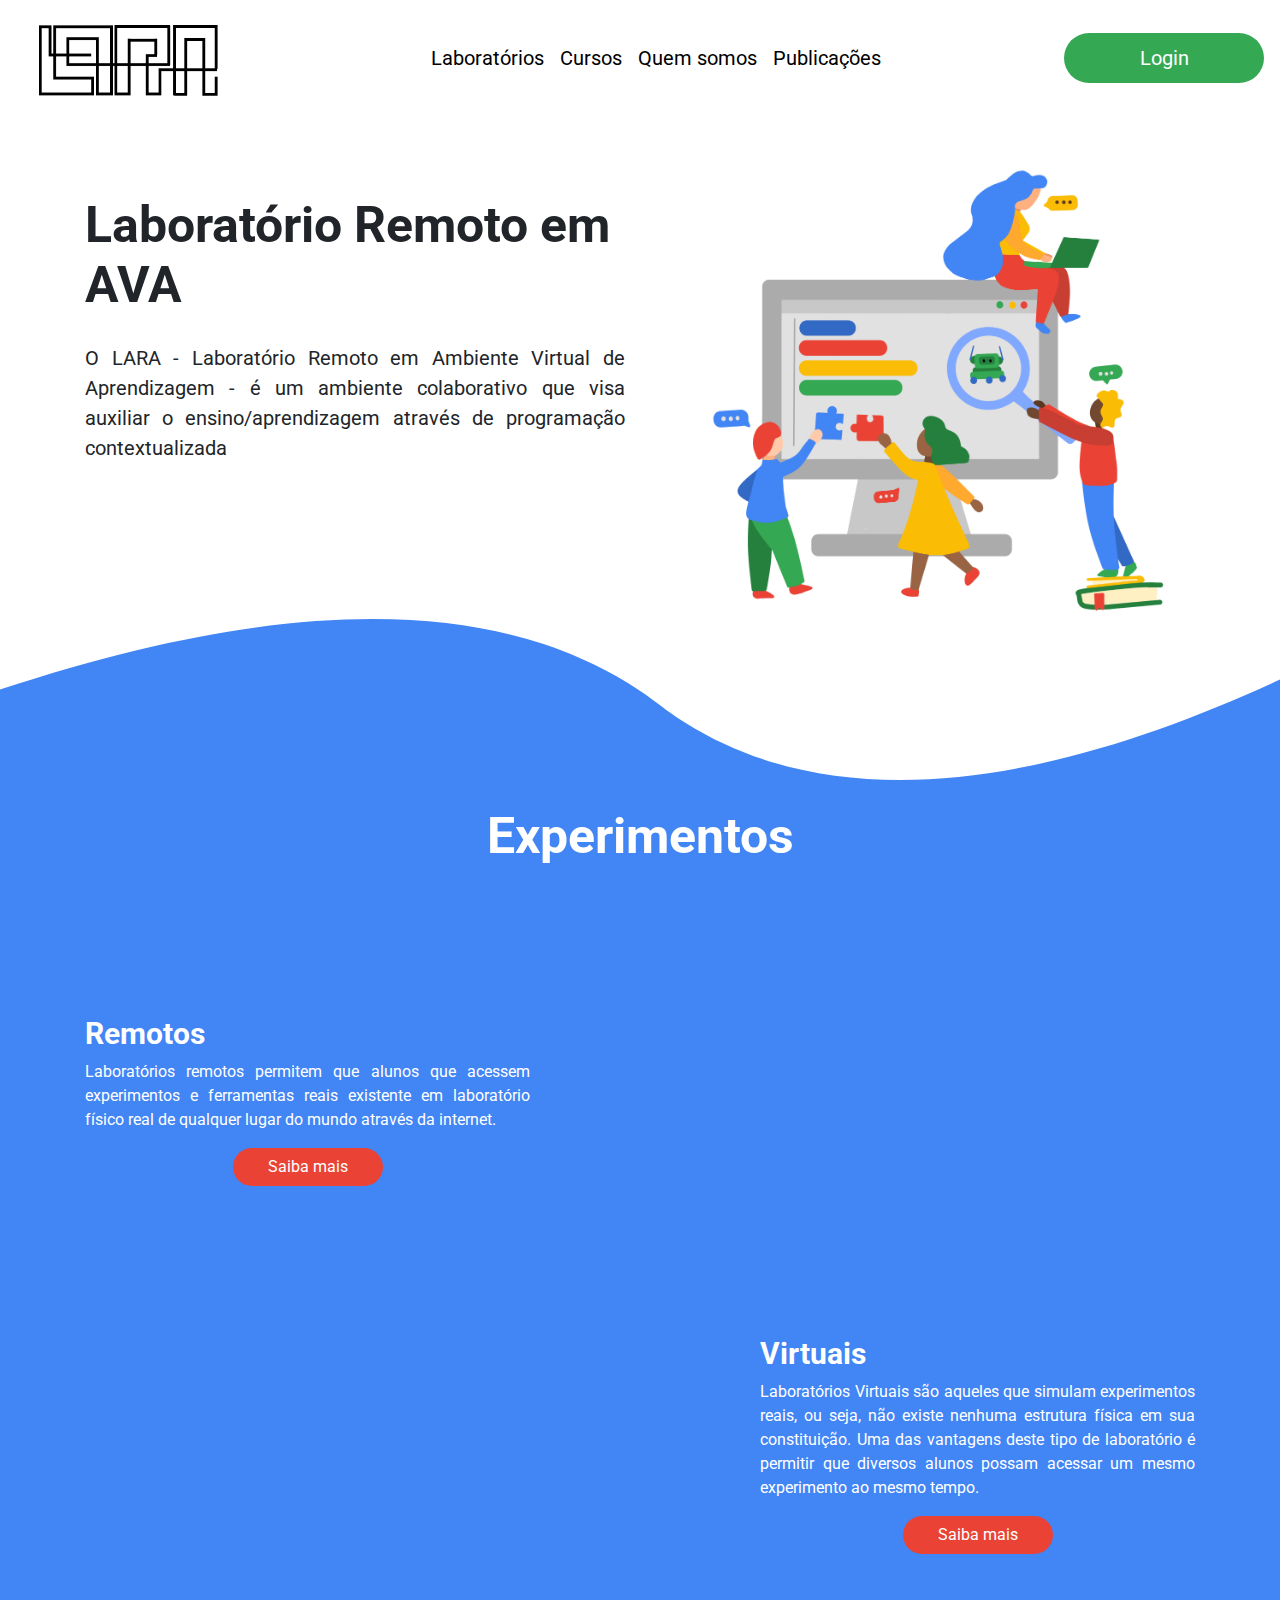
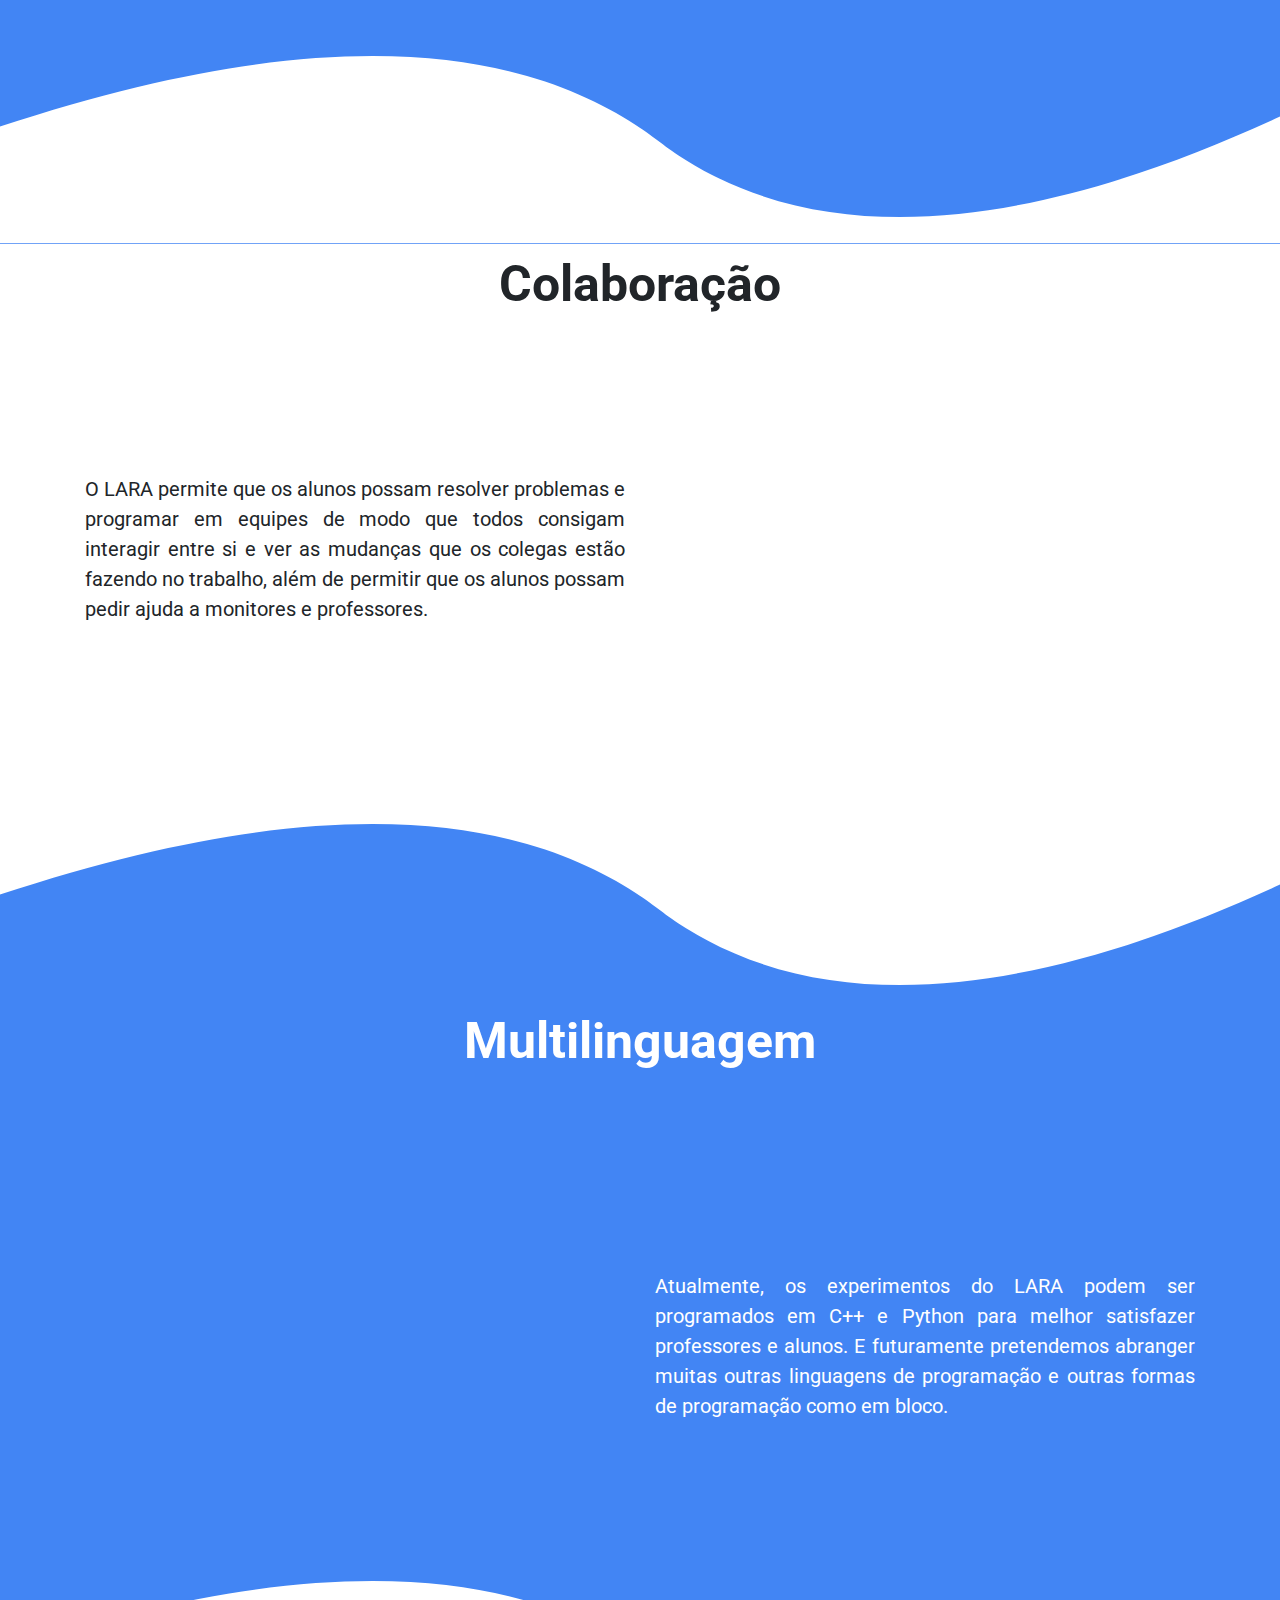
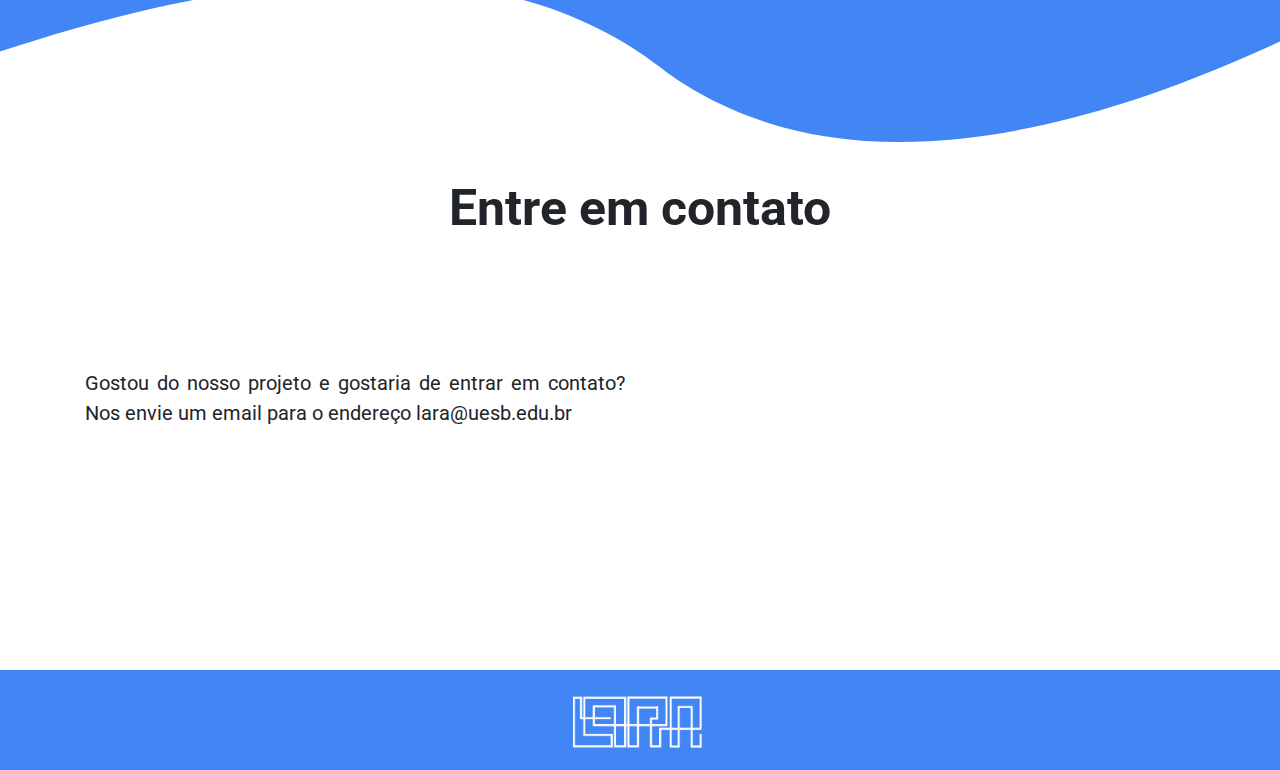
<file: index.html>
<!DOCTYPE html>
<html>
  <head lang="pt-br">
    <meta charset="utf-8">
    <meta name="viewport" content="width=device-width, initial-scale=1.0, maximum-scale=1.0, user-scalable=no">
    <title>LARA - Página Inicial</title>

    <link href="assets/favicon.png" rel="icon" type="image/jpeg">
    <link rel="stylesheet" type="text/css" href="css/bootstrap.min.css">
    <link rel="stylesheet" type="text/css" href="css/estilo.css">
    <link rel="stylesheet" type="text/css" href="css/index.css">
    <link rel="stylesheet" href="https://unpkg.com/aos@2.3.1/dist/aos.css">
    <script src="js/jquery-3.4.1.min.js"></script>
    <script type="text/javascript" src="js/bootstrap.js"></script>
    <link href="https://fonts.googleapis.com/css2?family=Roboto:wght@300&display=swap" rel="stylesheet">
  </head>
  
  <body>
      
    <nav class="navbar navbar-expand-lg navbar-light">
      <button class="navbar-toggler" type="button" data-toggle="collapse" data-target="#navbarNav" aria-controls="navbarNav" aria-expanded="false" aria-label="Toggle navigation">
        <span class="navbar-toggler-icon"></span>
      </button>
      <a class="nav-link" href="index.html"><img class="nav-logo" src="assets/logo.png" alt="LARA" width="200px"></a>
      <div class="collapse navbar-collapse" id="navbarNav">
        <ul class="navbar-nav mx-auto">
          <li class="nav-item">
            <a class="nav-link" href="laboratorios.html">Laboratórios</a>
          </li>
          <li class="nav-item">
            <a class="nav-link" href="cursos.html">Cursos</a>
          </li>
          <li class="nav-item">
            <a class="nav-link" href="quemsomos.html">Quem somos</a>
          </li>
          <li class="nav-item">
            <a class="nav-link" href="publicacoes.html">Publicações</a>
          </li>
          <li class="btn-menu">
            <a class="nav-link btn-menu" href="login.html">Login</a>
          </li>
        </ul>
      </div> <!-- .navbar-collapse -->
      <button class="btn btn-login" type="button"><a href="login.html">Login</a></button>
    </nav>
    
    <div class="secao" id="secao1">
      <div class="container sobre-lara">
        <div class="row">
          <div class="col-sm-6">
            <h2 class="titulo-lara">Laboratório Remoto em AVA</h2>
            <p class="desc-lara">O LARA - Laboratório Remoto em Ambiente Virtual de Aprendizagem - é um ambiente colaborativo  que visa auxiliar o ensino/aprendizagem através de programação contextualizada</p>
          </div>
          <div class="col-sm-6">
            <img class="img-lara" data-aos="fade-left" src="assets/laracolaborativo.png">
          </div>
        </div>
      </div>
      <svg class="divisoria" viewBox="0 0 1280 187.25"><defs><style>.cls-1{fill:#4285f4;}</style></defs><path class="cls-1" d="M1280,499.33c-184.35,85.22-418.76,153.33-594.33,43.34-21.25-13.31-29.24-21.47-50-35C528.53,437.82,343.26,395.39,0,509.33V626H1280Z" transform="translate(0 -438.75)"/></svg>
    </div> <!-- #secao1 -->
    
    <section class="secao" id="secao2">
      <div class="container container-desktop">
        <h2 class="titulo">Experimentos</h2>

        <div class="row experimento">
          <div class="col-12 col-sm-6 col-md-5">
            <h3 class="titulo-exp">Remotos</h3>
            <p class="desc-exp">Laboratórios remotos permitem que alunos que acessem experimentos e ferramentas reais existente em laboratório físico real de qualquer lugar do mundo através da internet.</p>
            <div class="div-btn"><button type="button" class="btn btn-saiba-mais">Saiba mais</button></div>
          </div> <!-- .col -->
          <div class="col-12 col-sm-6 col-md-7">
            <img class="img-exp img-exp-remoto" data-aos="fade-left" src="assets/l1r2.jpg">
          </div> <!-- .col -->
        </div> <!-- .row -->

        <div class="row experimento">
          <div class="col-12 col-sm-6 col-md-7">
            <img class="img-exp img-exp-virtual" data-aos="fade-right" src="assets/imagem.png">
          </div> <!-- .col -->
          <div class="col-12 col-sm-6 col-md-5 exp-virtual">
            <h3 class="titulo-exp">Virtuais</h3>
            <p class="desc-exp">Laboratórios Virtuais são aqueles que simulam experimentos reais, ou seja, não existe nenhuma estrutura física em sua constituição. Uma das vantagens deste tipo de laboratório é permitir que diversos alunos possam acessar um mesmo experimento ao mesmo tempo.</p>
            <div class="div-btn"><button type="button" class="btn btn-saiba-mais">Saiba mais</button></div>
          </div> <!-- .col -->
        </div> <!-- .row -->

      </div> <!-- .container-desktop -->
         
      <div class="container-fluid container-mobile">
        <h2 class="titulo">Experimentos</h2>
        <div class="card-deck">

          <div class="card card-exp" data-aos="zoom-in-up">
            <img class="img-exp" src="assets/imagem.png">
            <div class="card-body">
              <h5 class="titulo-exp">Remotos</h5>
              <p class="desc-exp">Laboratórios remotos permitem que alunos que acessem experimentos e ferramentas reais de qualquer lugar do mudo através da internet.</p>
              <div class="div-btn"><button type="button" class="btn btn-saiba-mais">Saiba mais</button></div>
            </div> <!-- .card-body -->
          </div> <!-- .card -->

          <div class="card card-exp" data-aos="zoom-in-up">
            <img class="img-exp" src="assets/imagem.png">
            <div class="card-body">
              <h5 class="titulo-exp">Virtuais</h5>
              <p class="desc-exp">Laboratórios Virtuais são aqueles que simulam experimentos reais, ou seja, não existe nenhuma estrutura física em sua constituição. Uma das vantagens deste tipo de laboratório é permitir que diversos alunos possam acessar um mesmo experimento ao mesmo tempo.</p>
              <div class="div-btn"><button type="button" class="btn btn-saiba-mais">Saiba mais</button></div>
            </div> <!-- .card-body -->
          </div> <!-- .card -->
          
        </div> <!-- .card-deck-->
      </div> <!-- .container-mobile -->

      <svg class="divisoria1" viewBox="0 0 1280 187.25"><defs><style>.cls-2{fill:#FFFFFF;}</style></defs><path class="cls-2" d="M1280,499.33c-184.35,85.22-418.76,153.33-594.33,43.34-21.25-13.31-29.24-21.47-50-35C528.53,437.82,343.26,395.39,0,509.33V626H1280Z" transform="translate(0 -438.75)"/></svg>
    </section> <!-- #secao2 -->
    
    <section class="secao" id="secao3">
      <h2 class="titulo2">Colaboração</h2>
      <div class="container sobre-colaboracao">
        <div class="row">
          <div class="col-sm-6">
            <p class="desc-colaboracao">O LARA permite que os alunos possam resolver problemas e programar em equipes de modo que todos consigam interagir entre si e ver as mudanças que os colegas estão fazendo no trabalho, além de permitir que os alunos possam pedir ajuda a monitores e professores.</p>
          </div>
          <div class="col-sm-6">
            <img class="img-colab" data-aos="fade-left" src="assets/colaboracao.png">
          </div>
        </div>
      </div>
      <svg class="divisoria" viewBox="0 0 1280 187.25"><defs><style>.cls-1{fill:#4285f4;}</style></defs><path class="cls-1" d="M1280,499.33c-184.35,85.22-418.76,153.33-594.33,43.34-21.25-13.31-29.24-21.47-50-35C528.53,437.82,343.26,395.39,0,509.33V626H1280Z" transform="translate(0 -438.75)"/></svg>
    </section> <!-- #secao3 -->

    <section class="secao" id="secao4">
      <h2 class="titulo">Multilinguagem</h2>
      <div class="container sobre-multilinguagem">
        <div class="row">
          <div class="col-sm-6">
            <img class="img-mult" data-aos="fade-right" src="assets/multilinguagem.png">
          </div>
          <div class="col-sm-6">
            <p class="desc-multilinguagem">Atualmente, os experimentos do LARA podem ser programados em C++ e Python para melhor satisfazer professores e alunos. E futuramente pretendemos abranger muitas outras linguagens de programação  e outras formas de programação como em bloco.</p>
          </div>
        </div>
      </div>

      <svg class="divisoria1" viewBox="0 0 1280 187.25"><defs><style>.cls-2{fill:#FFFFFF;}</style></defs><path class="cls-2" d="M1280,499.33c-184.35,85.22-418.76,153.33-594.33,43.34-21.25-13.31-29.24-21.47-50-35C528.53,437.82,343.26,395.39,0,509.33V626H1280Z" transform="translate(0 -438.75)"/></svg>
    </section> <!-- #secao4 -->

    <section class="secao" id="secao5">
      <h2 class="titulo2">Entre em contato</h2>
      <div class="container sobre-contato">
        <div class="row">
          <div class="col-sm-6">
            <p class="desc-contato">Gostou do nosso projeto e gostaria de entrar em contato? Nos envie um email para o endereço lara@uesb.edu.br</p>
          </div>
          <div class="col-sm-6">
            <img class="img-contact" data-aos="fade-left" src="assets/contato.png">
          </div>
        </div>
      </div>
    </section> <!-- #secao3 -->


    <div class="final">
      <footer>
        <img src="assets/logo-branca.png" height="60" alt="LARA">
      </footer>
    </div>

    <script src="js/main.js"></script>
    <script src="https://unpkg.com/aos@2.3.1/dist/aos.js"></script>
    <script>
      AOS.init();
    </script>

  </body>
</html>
</file>
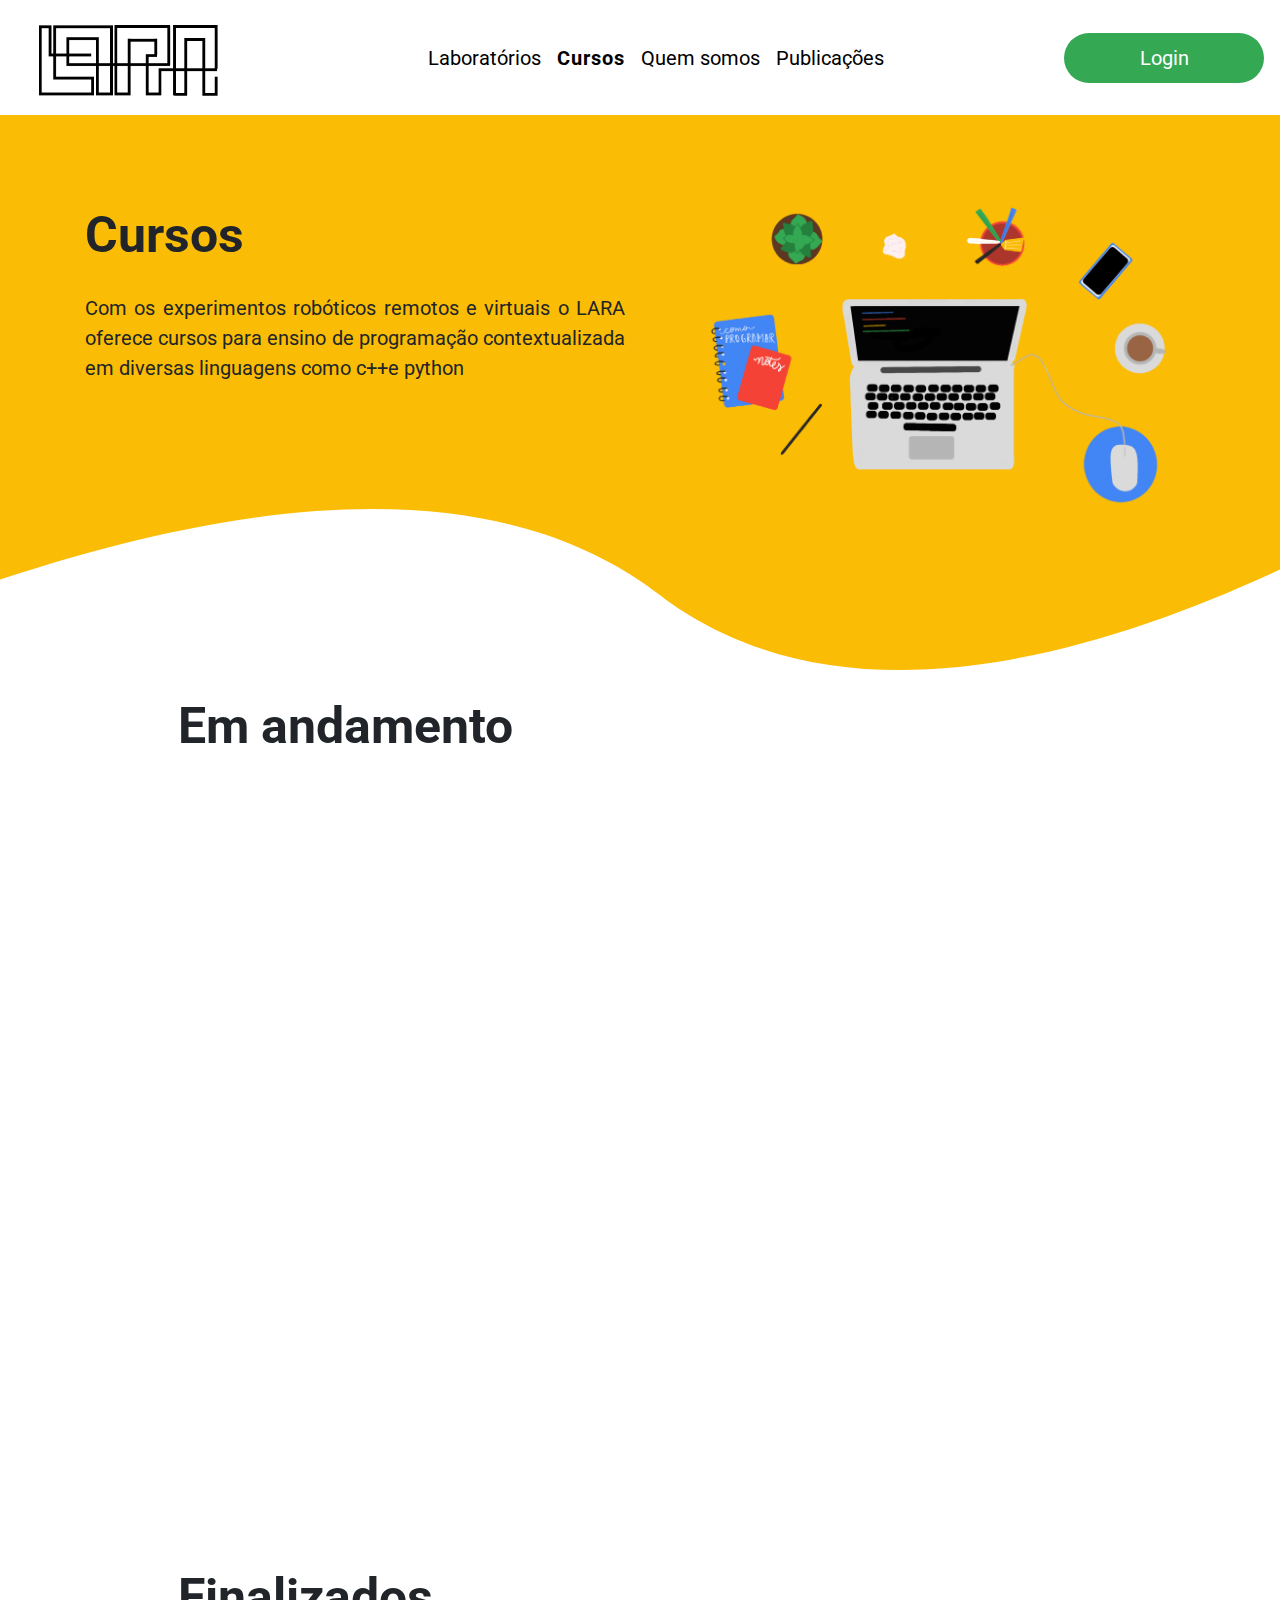
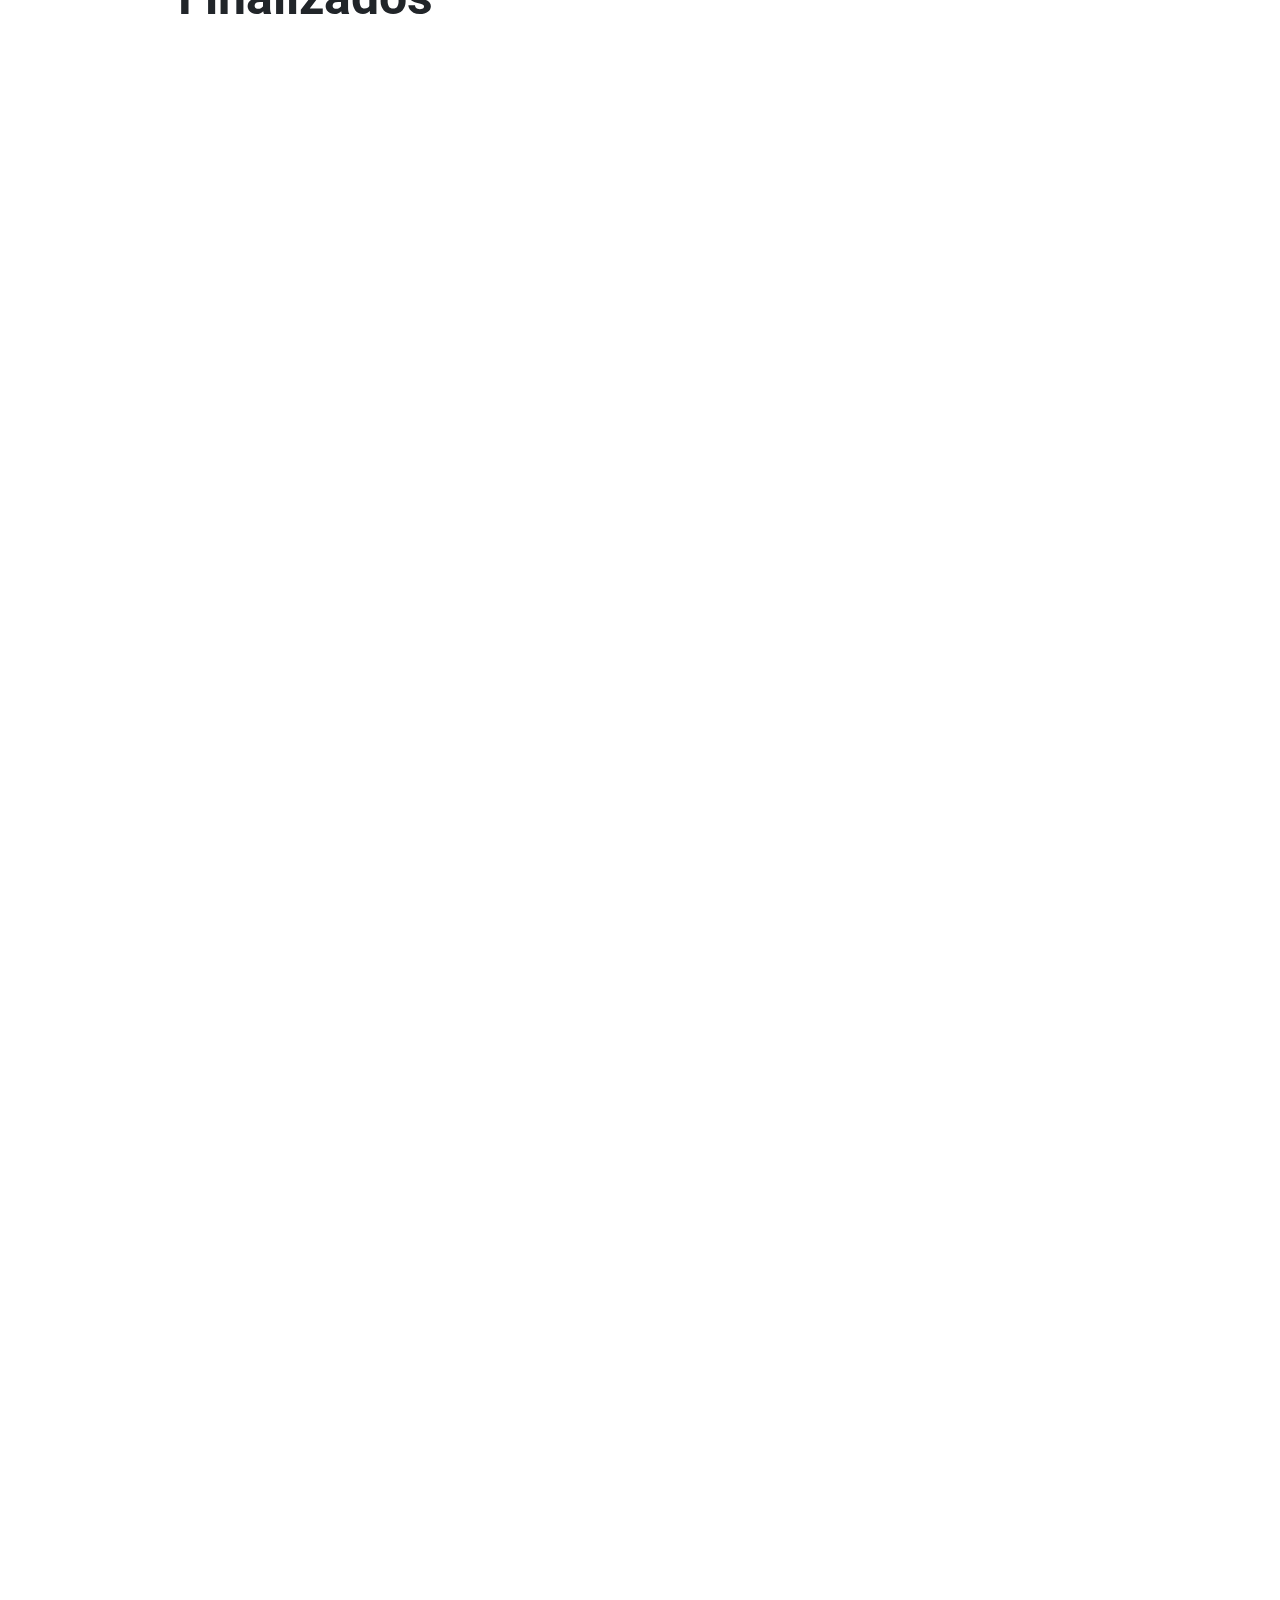
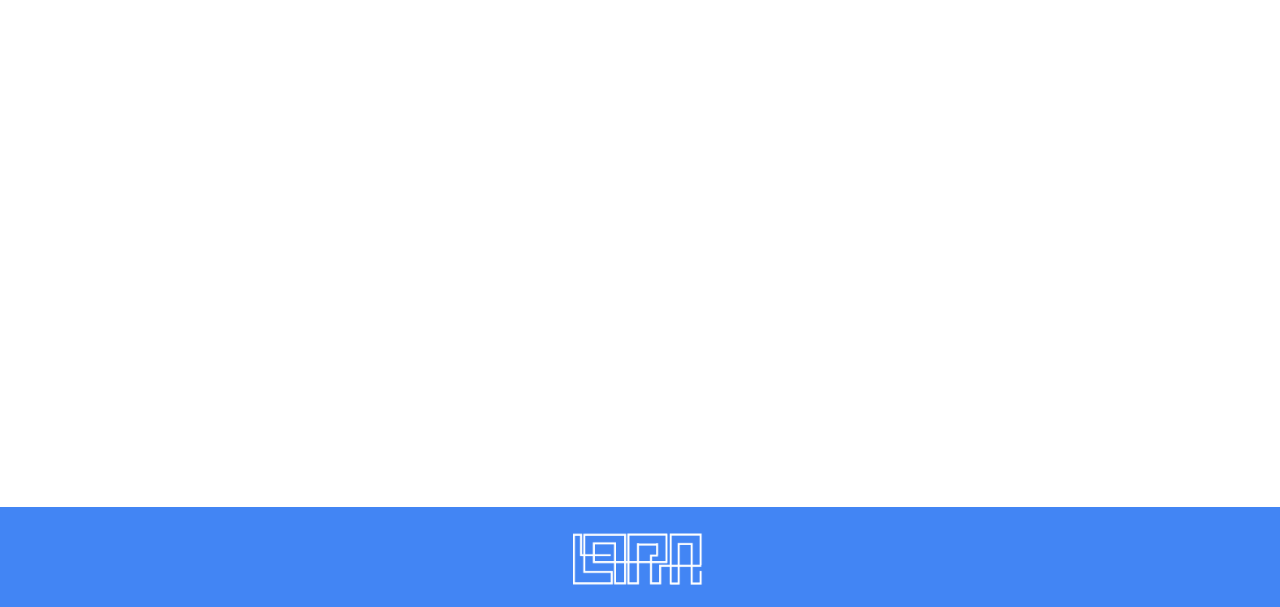
<file: cursos.html>
<!DOCTYPE html>
<html>
  <head lang="pt-br">
    <meta charset="utf-8">
    <meta name="viewport" content="width=device-width, initial-scale=1.0, maximum-scale=1.0, user-scalable=no">
    <title>LARA - Cursos</title>

    <link href="assets/favicon.png" rel="icon" type="image/jpeg">
    <link rel="stylesheet" type="text/css" href="css/bootstrap.min.css">
    <link rel="stylesheet" type="text/css" href="css/estilo.css">
    <link rel="stylesheet" type="text/css" href="css/cursos.css">
    <link rel="stylesheet" href="https://unpkg.com/aos@2.3.1/dist/aos.css">
    <script src="js/jquery-3.4.1.min.js"></script>
    <script type="text/javascript" src="js/bootstrap.js"></script>
    <link href="https://fonts.googleapis.com/css2?family=Roboto:wght@300&display=swap" rel="stylesheet">
  </head>
  
  <body>
      
    <nav class="navbar navbar-expand-lg navbar-light">
      <button class="navbar-toggler" type="button" data-toggle="collapse" data-target="#navbarNav" aria-controls="navbarNav" aria-expanded="false" aria-label="Toggle navigation">
        <span class="navbar-toggler-icon"></span>
      </button>
      <a class="nav-link" href="index.html"><img class="nav-logo" src="assets/logo.png" alt="LARA" width="200px"></a>
      <div class="collapse navbar-collapse" id="navbarNav">
        <ul class="navbar-nav mx-auto">
          <li class="nav-item">
            <a class="nav-link" href="laboratorios.html">Laboratórios</a>
          </li>
          <li class="nav-item">
            <a class="nav-link active" href="cursos.html">Cursos</a>
          </li>
          <li class="nav-item">
            <a class="nav-link" href="quemsomos.html">Quem somos</a>
          </li>
          <li class="nav-item">
            <a class="nav-link" href="publicacoes.html">Publicações</a>
          </li>
          <li class="btn-menu">
            <a class="nav-link btn-menu" href="login.html">Login</a>
          </li>
        </ul>
      </div> <!-- .navbar-collapse -->
      <button class="btn btn-login" type="button"><a href="login.html">Login</a></button>
    </nav>

    <section class="secao" id="secao1">
      <div class="container sobre-lab">
        <div class="row">
          <div class="col-sm-6">
            <h2 class="titulo-lab">Cursos</h2>
            <p class="desc-lab">Com os experimentos robóticos remotos e virtuais o LARA oferece cursos para ensino de programação contextualizada em diversas linguagens como c++e python</p>
          </div>
          <div class="col-sm-6">
            <img class="img-lab" data-aos="fade-left" src="assets/cursos.png">
          </div>
        </div>
      </div>
      <svg id="divisoria" viewBox="0 0 1280 187.25"><defs><style>.cls-1{fill:#FFFFFF;}</style></defs><path class="cls-1" d="M1280,499.33c-184.35,85.22-418.76,153.33-594.33,43.34-21.25-13.31-29.24-21.47-50-35C528.53,437.82,343.26,395.39,0,509.33V626H1280Z" transform="translate(0 -438.75)"/></svg>
    </section>

    <section class="secao" id="secao2">
      <div class="container container-exps">
        <h2 class="tipo-exp">Em andamento</h2>

        <div class="card mb-3" data-aos="fade-up">
          <h3 class="nome-exp">L1R2</h3>
          <img src="assets/embloco.png" class="card-img-top img-experimento" alt="L1R2">
          <div class="card-body">
            <p class="card-text"> Lorem ipsum dolor sit amet, consectetur adipiscing elit, sed do eiusmod tempor incididunt ut labore et dolore magna aliqua. Ut enim ad minim veniam, quis nostrud exercitation ullamco laboris nisi ut aliquip ex ea commodo consequat. Duis aute irure dolor in reprehenderit in voluptate velit esse cillum dolore eu fugiat nulla pariatur.</p>
            <div class="div-btn"><button type="button" class="btn btn-cursos">Ir para curso</button></div>
          </div> <!-- .card-body -->
        </div> <!-- .card -->

      </div> <!-- .container-exps -->

      <div class="container container-exps">
        <h2 class="tipo-exp">Finalizados</h2>

        <div class="card mb-3" data-aos="fade-up">
          <h3 class="nome-exp">Programação LARA & ProgramAÍ</h3>
          <img src="assets/programai.png" class="card-img-top img-experimento" alt="L1R2 Virtual">
          <div class="card-body">
            <p class="card-text">Lorem ipsum dolor sit amet, consectetur adipiscing elit, sed do eiusmod tempor incididunt ut labore et dolore magna aliqua. Ut enim ad minim veniam, quis nostrud exercitation ullamco laboris nisi ut aliquip ex ea commodo consequat. Duis aute irure dolor in reprehenderit in voluptate velit esse cillum dolore eu fugiat nulla pariatur.</p>
          </div> <!-- .card-body -->
        </div> <!-- .card -->

        <div class="card mb-3" data-aos="fade-up">
          <h3 class="nome-exp">Curso de Programação com Robótica</h3>
          <img src="assets/cursorobot.png" class="card-img-top img-experimento" alt="Casinha">
          <div class="card-body">
            <p class="card-text">Lorem ipsum dolor sit amet, consectetur adipiscing elit, sed do eiusmod tempor incididunt ut labore et dolore magna aliqua. Ut enim ad minim veniam, quis nostrud exercitation ullamco laboris nisi ut aliquip ex ea commodo consequat. Duis aute irure dolor in reprehenderit in voluptate velit esse cillum dolore eu fugiat nulla pariatur.</p>
          </div> <!-- .card-body -->
        </div> <!-- .card -->
        
        <div class="card mb-3" data-aos="fade-up">
          <h3 class="nome-exp">Curso LARA de Iniciação a Programação</h3>
          <img src="assets/cursoprog.png" class="card-img-top img-experimento" alt="Combi">
          <div class="card-body">
            <p class="card-text">Lorem ipsum dolor sit amet, consectetur adipiscing elit, sed do eiusmod tempor incididunt ut labore et dolore magna aliqua. Ut enim ad minim veniam, quis nostrud exercitation ullamco laboris nisi ut aliquip ex ea commodo consequat. Duis aute irure dolor in reprehenderit in voluptate velit esse cillum dolore eu fugiat nulla pariatur.</p>
          </div> <!-- .card-body -->
        </div> <!-- .card -->
      </div> <!-- .container-exps -->
    </section>


    <div class="final">
      <footer>
        <img src="assets/logo-branca.png" height="60" alt="LARA">
      </footer>
    </div>

    <script src="js/main.js"></script>
    <script src="https://unpkg.com/aos@2.3.1/dist/aos.js"></script>
    <script>
      AOS.init();
    </script>

  </body>
</html>
</file>
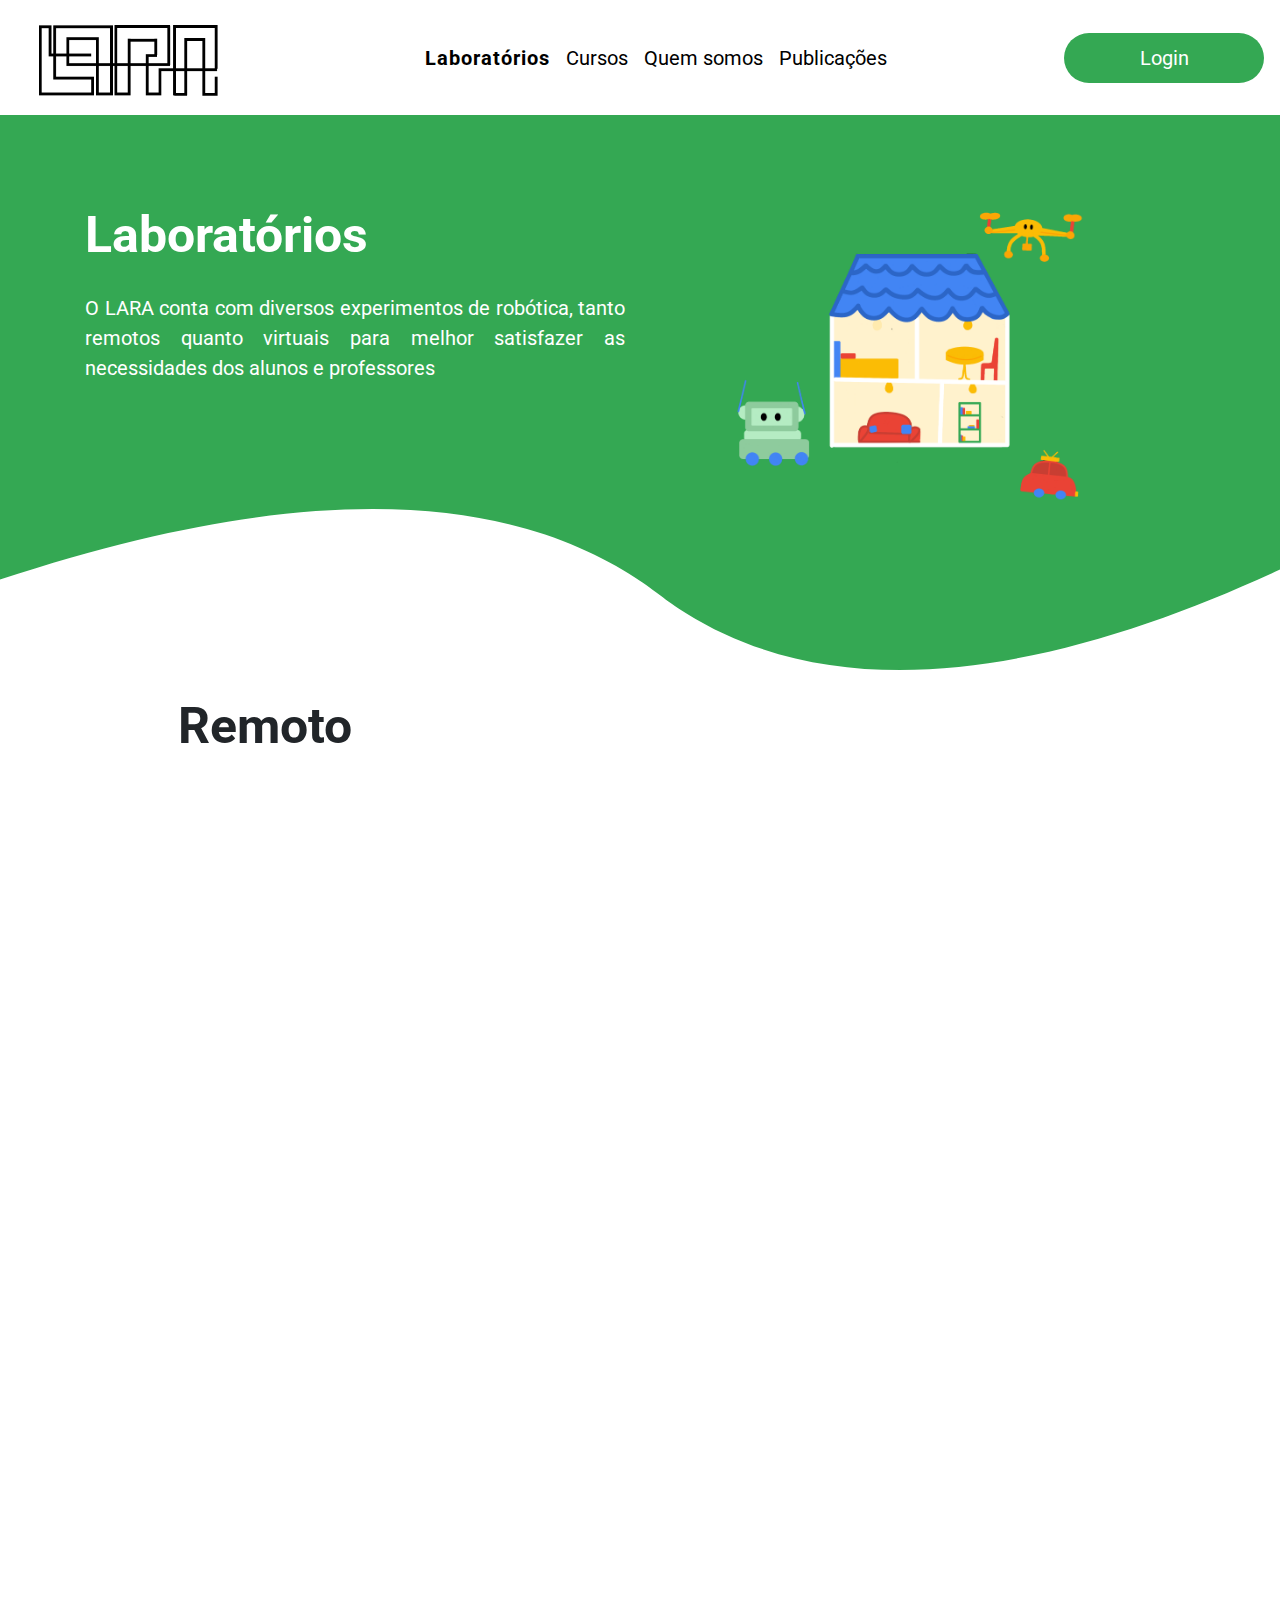
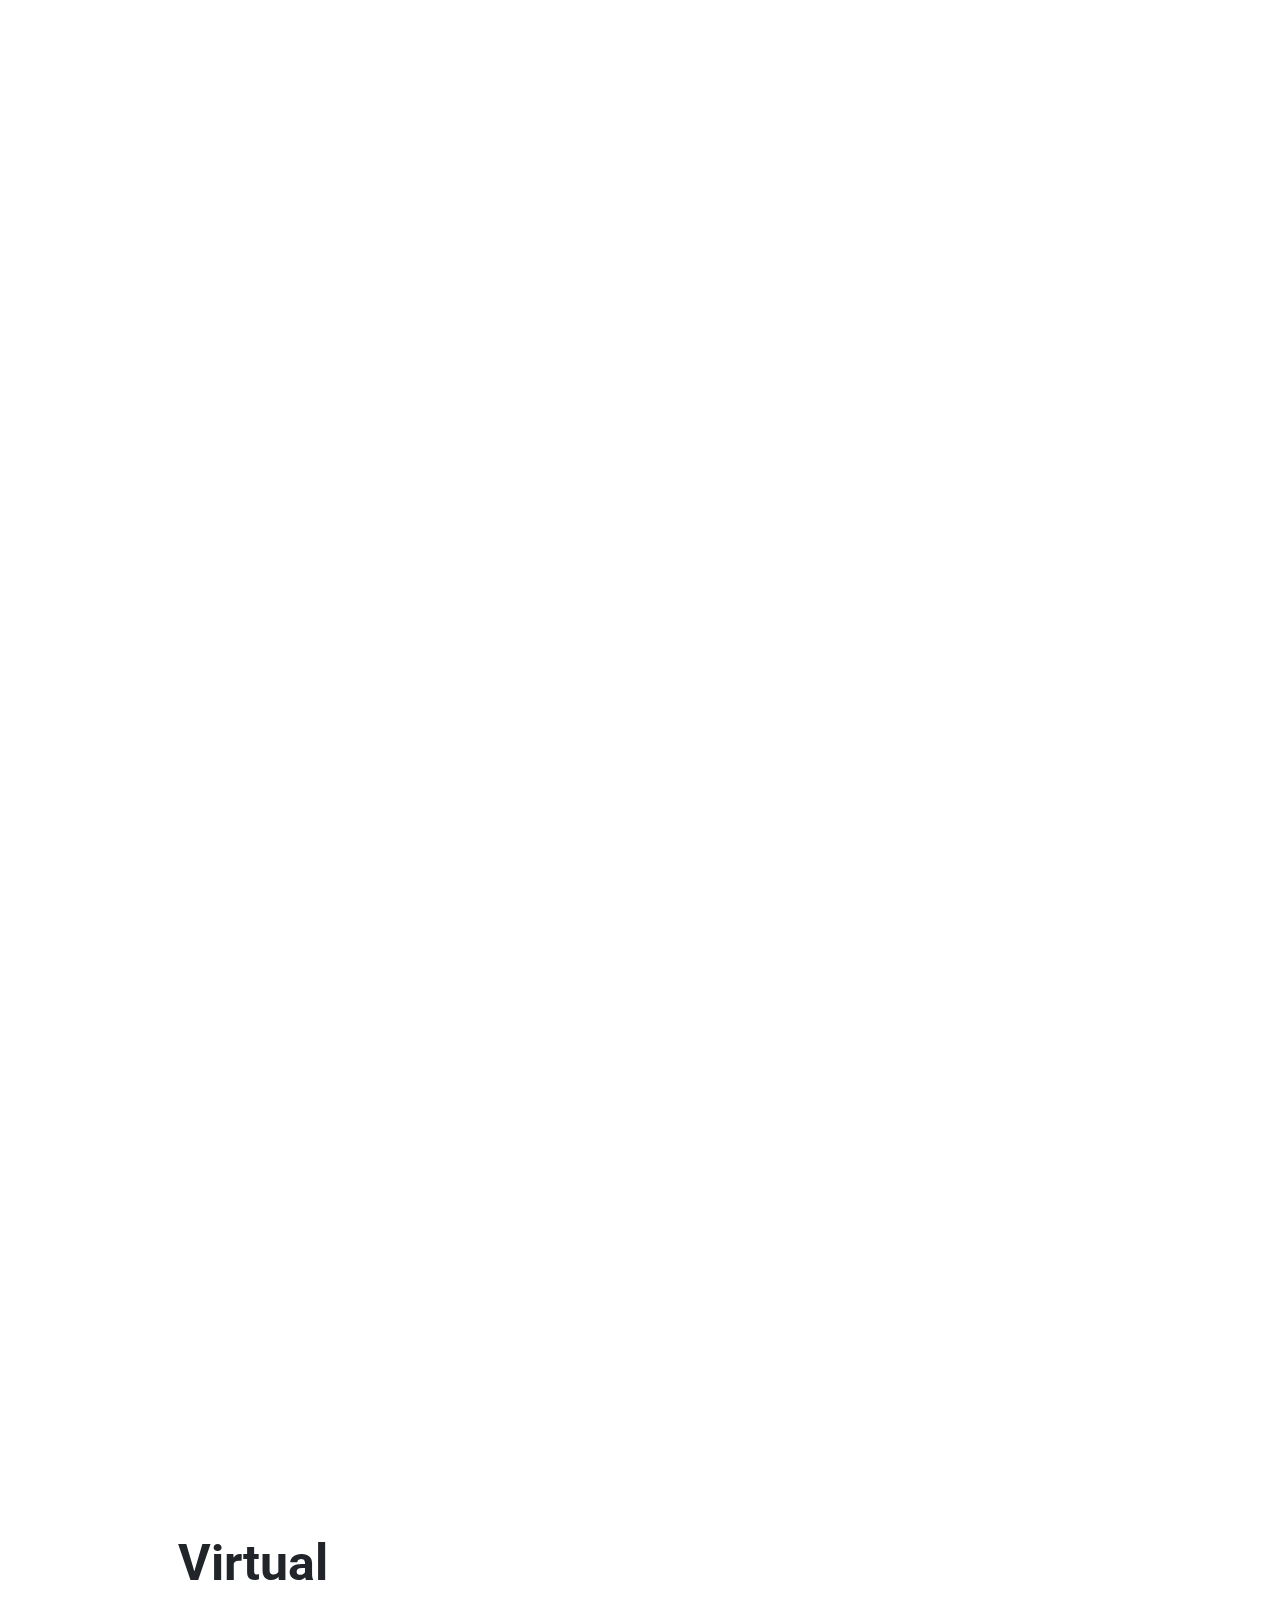
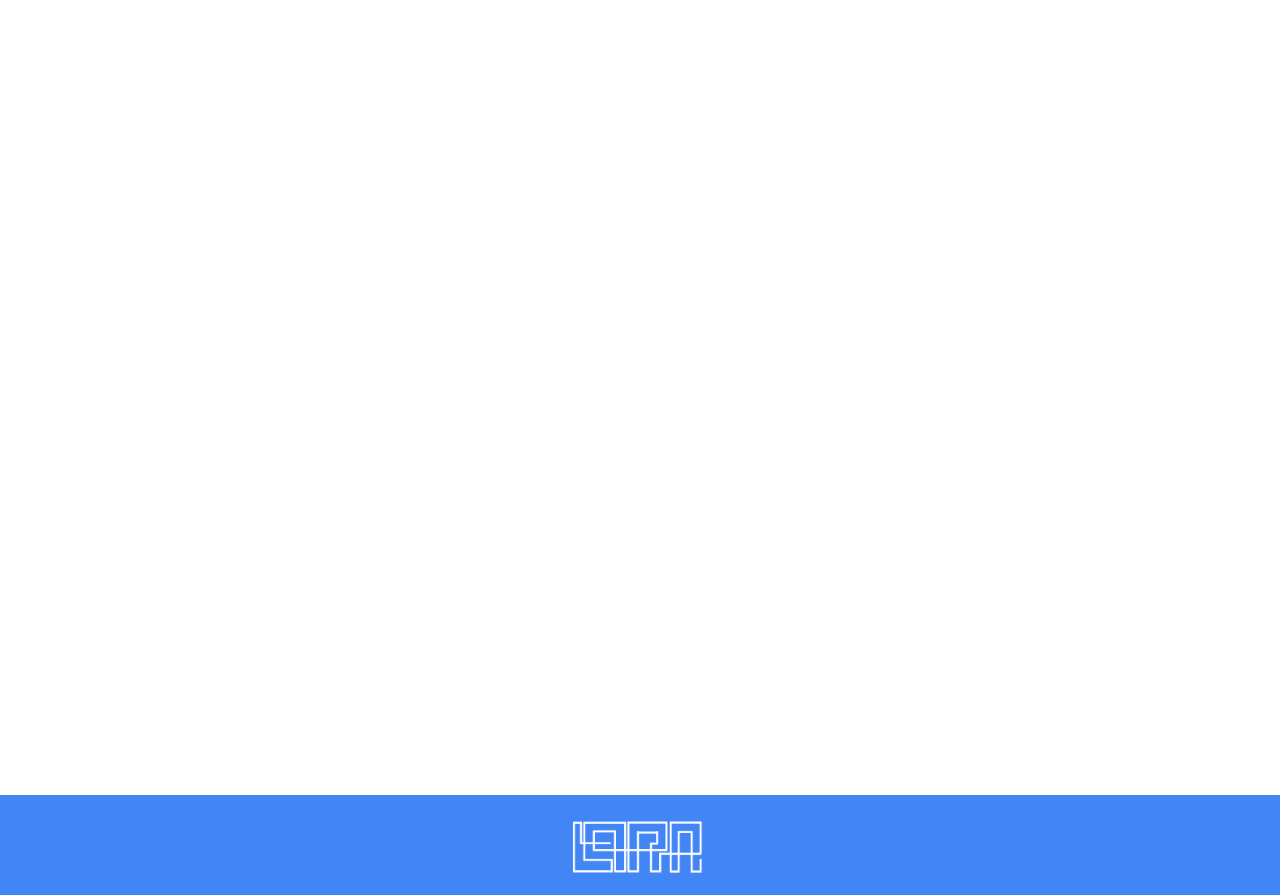
<file: laboratorios.html>
<!DOCTYPE html>
<html>
  <head lang="pt-br">
    <meta charset="utf-8">
    <meta name="viewport" content="width=device-width, initial-scale=1.0, maximum-scale=1.0, user-scalable=no">
    <title>LARA - Laboratórios</title>

    <link href="assets/favicon.png" rel="icon" type="image/jpeg">
    <link rel="stylesheet" type="text/css" href="css/bootstrap.min.css">
    <link rel="stylesheet" type="text/css" href="css/estilo.css">
    <link rel="stylesheet" type="text/css" href="css/laboratorios.css">
    <link rel="stylesheet" href="https://unpkg.com/aos@2.3.1/dist/aos.css">
    <script src="js/jquery-3.4.1.min.js"></script>
    <script type="text/javascript" src="js/bootstrap.js"></script>
    <link href="https://fonts.googleapis.com/css2?family=Roboto:wght@300&display=swap" rel="stylesheet">
  </head>
  
  <body>
      
    <nav class="navbar navbar-expand-lg navbar-light">
      <button class="navbar-toggler" type="button" data-toggle="collapse" data-target="#navbarNav" aria-controls="navbarNav" aria-expanded="false" aria-label="Toggle navigation">
          <span class="navbar-toggler-icon"></span>
      </button>
      <a class="nav-link" href="index.html"><img class="nav-logo" src="assets/logo.png" alt="LARA" width="200px"></a>
      <div class="collapse navbar-collapse" id="navbarNav">
        <ul class="navbar-nav mx-auto">
          <li class="nav-item">
              <a class="nav-link active" href="laboratorios.html">Laboratórios</a>
          </li>
          <li class="nav-item">
              <a class="nav-link" href="cursos.html">Cursos</a>
          </li>
          <li class="nav-item">
              <a class="nav-link" href="quemsomos.html">Quem somos</a>
          </li>
          <li class="nav-item">
              <a class="nav-link" href="publicacoes.html">Publicações</a>
          </li>
          <li class="btn-menu">
              <a class="nav-link btn-menu" href="login.html">Login</a>
          </li>
        </ul>
      </div> <!-- .navbag-collapse -->
      <button class="btn btn-login" type="button"><a href="login.html">Login</a></button>
    </nav>

    <div class="secao" id="secao1">
      <div class="container sobre-lab">
        <div class="row">
          <div class="col-sm-6">
            <h2 class="titulo-lab">Laboratórios</h2>
            <p class="desc-lab">O LARA conta com diversos experimentos de robótica, tanto remotos quanto virtuais para melhor satisfazer as necessidades dos alunos e professores</p>
          </div>
          <div class="col-sm-6">
            <img class="img-lab" data-aos="fade-left" src="assets/laboratorio.png">
          </div>
        </div>
      </div>
      <svg id="divisoria" viewBox="0 0 1280 187.25"><defs><style>.cls-1{fill:#FFFFFF;}</style></defs><path class="cls-1" d="M1280,499.33c-184.35,85.22-418.76,153.33-594.33,43.34-21.25-13.31-29.24-21.47-50-35C528.53,437.82,343.26,395.39,0,509.33V626H1280Z" transform="translate(0 -438.75)"/></svg>
    </div> <!-- #secao1 -->

    <section class="secao" id="secao2">
      <div class="container container-exps">
        <h2 class="tipo-exp">Remoto</h2>

        <div class="card mb-3" data-aos="fade-up">
          <h3 class="nome-exp">L1R2</h3>
          <img src="assets/l1r2.jpg" class="card-img-top img-experimento" alt="L1R2">
          <div class="card-body">
            <p class="card-text">O L1R2 - LARA Remote Robot - foi o primeiro experimento remoto do LARA. Ele é um robô móvel baseado nas competições de robótica da OBR - Olimpíada Brasileira de Robótica, e na RoboCup Junior Rescue A. O robô foi criado com objetivo de atender as funcionalidades das competições citadas, em especial, seguir linha e desviar de obstáculos. Contudo, agrega outras funções, aumentando a escalabilidade de aplicações do experimento.</p>
            <div class="div-btn"><button type="button" class="btn btn-laboratorio">Ir para laboratório</button></div>
          </div> <!-- .card-body -->
        </div> <!-- .card -->

        <div class="card mb-3" data-aos="fade-up">
          <h3 class="nome-exp">LMR2</h3>
          <img src="assets/combi1.jpg" class="card-img-top img-experimento" alt="Combi">
          <div class="card-body">
            <p class="card-text">O LMR2 - Lara Multilanguage Remote Robot - Lorem ipsum dolor sit amet, consectetur adipiscing elit, sed do eiusmod tempor incididunt ut labore et dolore magna aliqua. Ut enim ad minim veniam, quis nostrud exercitation ullamco laboris nisi ut aliquip ex ea commodo consequat. Duis aute irure dolor in reprehenderit in voluptate velit esse cillum dolore eu fugiat nulla pariatur.</p>
            <div class="div-btn"><button type="button" class="btn btn-laboratorio">Ir para laboratório</button></div>
          </div> <!-- .card-body -->
        </div> <!-- .card -->

        <div class="card mb-3" data-aos="fade-up">
          <h3 class="nome-exp">Casinha</h3>
          <img src="assets/emdesenvolvimento.png" class="card-img-top img-experimento" alt="Casinha">
          <div class="card-body">
            <p class="card-text">A casinha é um experimento de domótica no qual diversos objetos do ambiente seriam automatizados de modo que os alunos possam controlá-los remotamente. Dentre esses objetos estão as portas e portões da casa, as luzes, eletrodomésticos, cerca elétrica, entre outros.</p>
            <div class="div-btn"><button type="button" class="btn btn-laboratorio">Ir para laboratório</button></div>
          </div> <!-- .card-body -->
        </div> <!-- .card -->

      </div> <!-- .container-exps -->

      <div class="container container-exps">
        <h2 class="tipo-exp">Virtual</h2>

        <div class="card mb-3" data-aos="fade-up">
          <h3 class="nome-exp">L1R2 Virtual</h3>
          <img src="assets/emdesenvolvimento.png" class="card-img-top img-experimento" alt="L1R2 Virtual">
          <div class="card-body">
            <p class="card-text">Lorem ipsum dolor sit amet, consectetur adipiscing elit, sed do eiusmod tempor incididunt ut labore et dolore magna aliqua. Ut enim ad minim veniam, quis nostrud exercitation ullamco laboris nisi ut aliquip ex ea commodo consequat. Duis aute irure dolor in reprehenderit in voluptate velit esse cillum dolore eu fugiat nulla pariatur.</p>
            <div class="div-btn"><button type="button" class="btn btn-laboratorio">Ir para laboratório</button></div>
          </div> <!-- .card-body -->
        </div> <!-- .card -->

      </div> <!-- .container-exps -->
    </section>

    <div class="final">
      <footer>
        <img src="assets/logo-branca.png" height="60" alt="LARA">
      </footer>
    </div>

    <script src="js/main.js"></script>
    <script src="https://unpkg.com/aos@2.3.1/dist/aos.js"></script>
    <script>
      AOS.init();
    </script>

  </body>
</html>
</file>
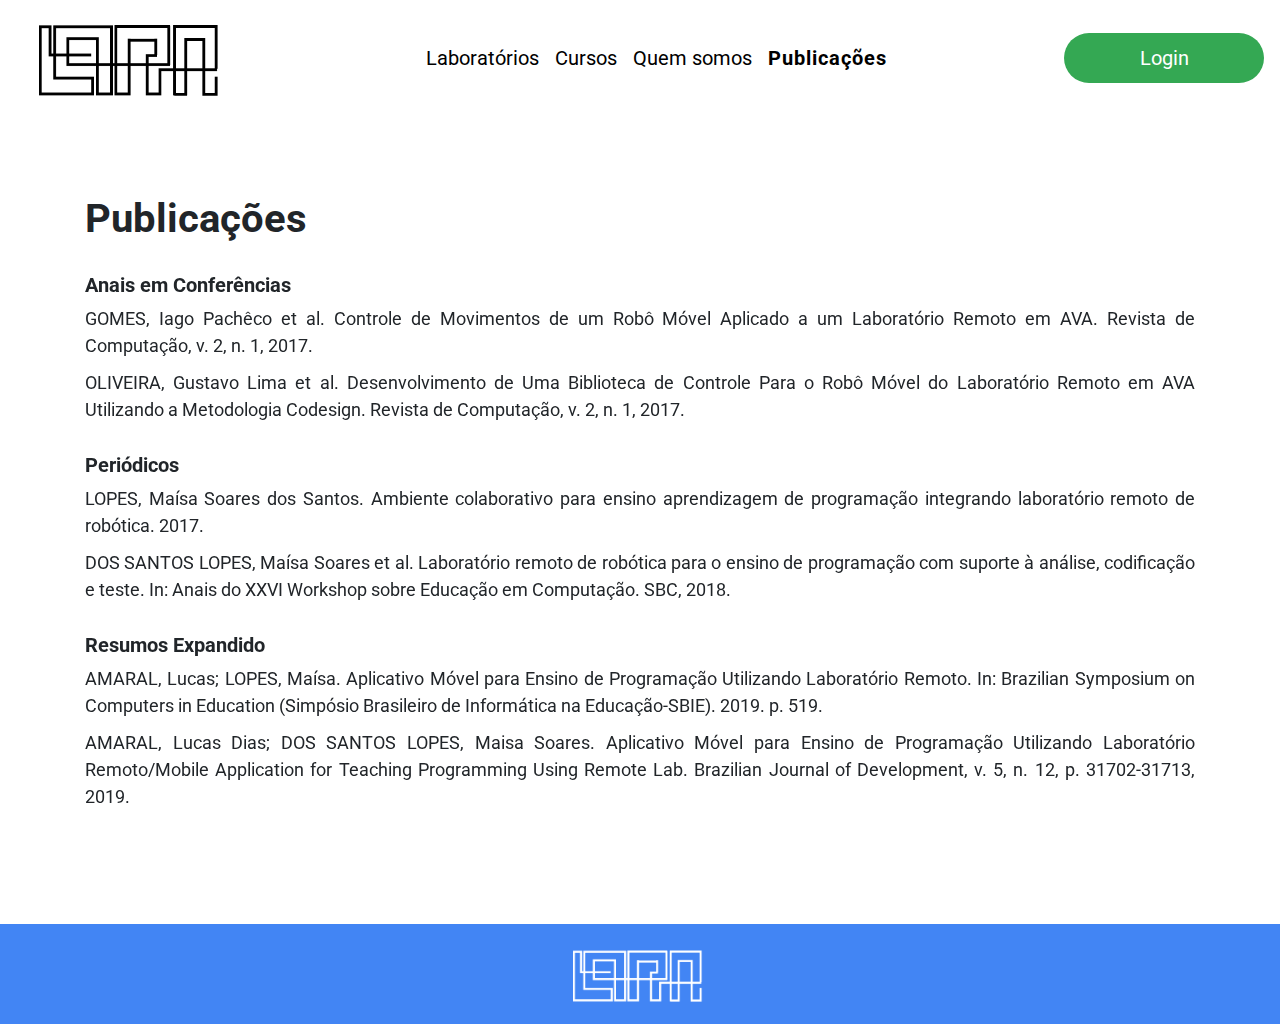
<file: publicacoes.html>
<!DOCTYPE html>
<html>
  <head lang="pt-br">
    <meta charset="utf-8">
    <meta name="viewport" content="width=device-width, initial-scale=1.0, maximum-scale=1.0, user-scalable=no">
    <title>LARA - Publicações</title>

    <link href="assets/favicon.png" rel="icon" type="image/jpeg">
    <link rel="stylesheet" type="text/css" href="css/bootstrap.min.css">
    <link rel="stylesheet" type="text/css" href="css/estilo.css">
    <link rel="stylesheet" type="text/css" href="css/publicacoes.css">
    <link rel="stylesheet" href="https://unpkg.com/aos@2.3.1/dist/aos.css">
    <script src="js/jquery-3.4.1.min.js"></script>
    <script type="text/javascript" src="js/bootstrap.js"></script>
    <link href="https://fonts.googleapis.com/css2?family=Roboto:wght@300&display=swap" rel="stylesheet">
  </head>
  
  <body>
      
    <nav class="navbar navbar-expand-lg navbar-light">
      <button class="navbar-toggler" type="button" data-toggle="collapse" data-target="#navbarNav" aria-controls="navbarNav" aria-expanded="false" aria-label="Toggle navigation">
        <span class="navbar-toggler-icon"></span>
      </button>
      <a class="nav-link" href="index.html"><img class="nav-logo" src="assets/logo.png" alt="LARA" width="200px"></a>
      <div class="collapse navbar-collapse" id="navbarNav">
        <ul class="navbar-nav mx-auto">
          <li class="nav-item">
            <a class="nav-link" href="laboratorios.html">Laboratórios</a>
          </li>
          <li class="nav-item">
            <a class="nav-link" href="cursos.html">Cursos</a>
          </li>
          <li class="nav-item">
            <a class="nav-link" href="quemsomos.html">Quem somos</a>
          </li>
          <li class="nav-item">
            <a class="nav-link active" href="publicacoes.html">Publicações</a>
          </li>
          <li class="btn-menu">
            <a class="nav-link btn-menu" href="login.html">Login</a>
          </li>
        </ul>
      </div> <!-- .navbar-collapse -->
      <button class="btn btn-login" type="button"><a href="login.html">Login</a></button>
    </nav>
    
    <section class="secao" id="section">
      <div class="container">
        <h2 class="titulo-div">Publicações</h2>
        <h3 class="tipo-publicacao" data-aos="fade-up">Anais em Conferências</h3>
        <p class="publicacao" data-aos="fade-up">GOMES, Iago Pachêco et al. Controle de Movimentos de um Robô Móvel Aplicado a um Laboratório Remoto em AVA. Revista de Computação, v. 2, n. 1, 2017.</p>
        <p class="publicacao" data-aos="fade-up">OLIVEIRA, Gustavo Lima et al. Desenvolvimento de Uma Biblioteca de Controle Para o Robô Móvel do Laboratório Remoto em AVA Utilizando a Metodologia Codesign. Revista de Computação, v. 2, n. 1, 2017.</p>
        <h3 class="tipo-publicacao" data-aos="fade-up">Periódicos</h3>
        <p class="publicacao" data-aos="fade-up">LOPES, Maísa Soares dos Santos. Ambiente colaborativo para ensino aprendizagem de programação integrando laboratório remoto de robótica. 2017.</p>
        <p class="publicacao" data-aos="fade-up">DOS SANTOS LOPES, Maísa Soares et al. Laboratório remoto de robótica para o ensino de programação com suporte à análise, codificação e teste. In: Anais do XXVI Workshop sobre Educação em Computação. SBC, 2018.</p>
        <h3 class="tipo-publicacao" data-aos="fade-up">Resumos Expandido</h3>
        <p class="publicacao" data-aos="fade-up">AMARAL, Lucas; LOPES, Maı́sa. Aplicativo Móvel para Ensino de Programação Utilizando Laboratório Remoto. In: Brazilian Symposium on Computers in Education (Simpósio Brasileiro de Informática na Educação-SBIE). 2019. p. 519.</p>
        <p class="publicacao" data-aos="fade-up">AMARAL, Lucas Dias; DOS SANTOS LOPES, Maisa Soares. Aplicativo Móvel para Ensino de Programação Utilizando Laboratório Remoto/Mobile Application for Teaching Programming Using Remote Lab. Brazilian Journal of Development, v. 5, n. 12, p. 31702-31713, 2019.</p>
        <p class="publicacao" data-aos="fade-up">GOMES, Iago Pachêco et al. Controle de Movimentos de um Robô Móvel Aplicado a um Laboratório Remoto em AVA. Revista de Computação, v. 2, n. 1, 2017.</p>
      </div>
    </section>

    <div class="final">
      <footer>
        <img src="assets/logo-branca.png" height="60" alt="LARA">
      </footer>
    </div>

    <script src="js/main.js"></script>
    <script src="https://unpkg.com/aos@2.3.1/dist/aos.js"></script>
    <script>
      AOS.init();
    </script>

  </body>
</html>
</file>
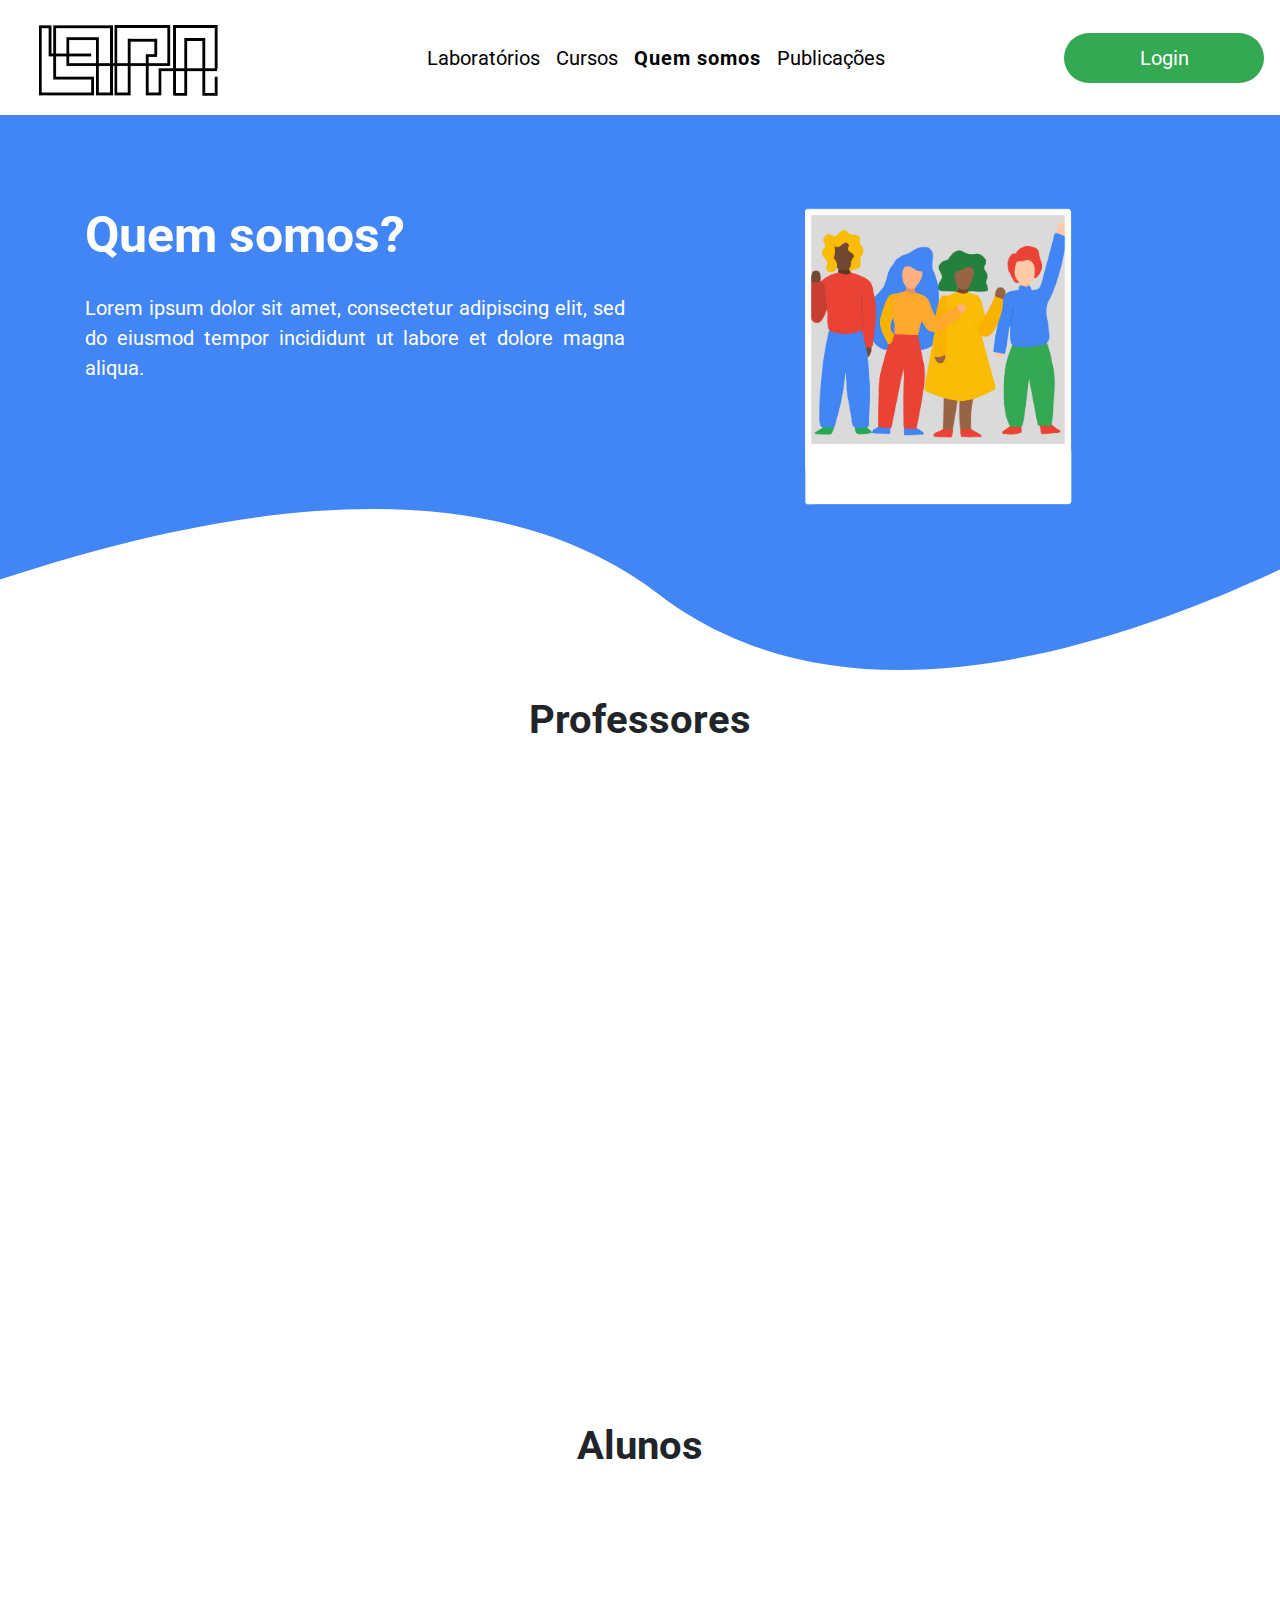
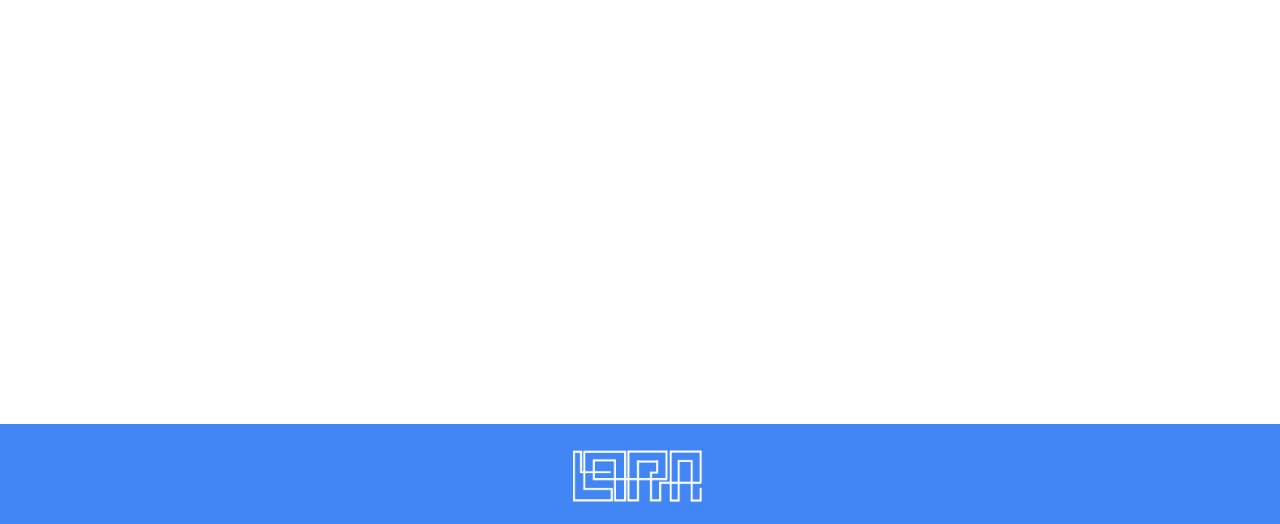
<file: quemsomos.html>
<!DOCTYPE html>
<html>
  <head lang="pt-br">
    <meta charset="utf-8">
    <meta name="viewport" content="width=device-width, initial-scale=1.0, maximum-scale=1.0, user-scalable=no">
    <title>LARA - Quem somos</title>

    <link href="assets/favicon.png" rel="icon" type="image/jpeg">
    <link rel="stylesheet" type="text/css" href="css/bootstrap.min.css">
    <link rel="stylesheet" type="text/css" href="css/estilo.css">
    <link rel="stylesheet" type="text/css" href="css/quemsomos.css">
    <link rel="stylesheet" href="https://unpkg.com/aos@2.3.1/dist/aos.css">
    <script src="js/jquery-3.4.1.min.js"></script>
    <script type="text/javascript" src="js/bootstrap.js"></script>
    <link href="https://fonts.googleapis.com/css2?family=Roboto:wght@300&display=swap" rel="stylesheet">
  </head>
  
  <body>
      
    <nav class="navbar navbar-expand-lg navbar-light">
      <button class="navbar-toggler" type="button" data-toggle="collapse" data-target="#navbarNav" aria-controls="navbarNav" aria-expanded="false" aria-label="Toggle navigation">
        <span class="navbar-toggler-icon"></span>
      </button>
      <a class="nav-link" href="index.html"><img class="nav-logo" src="assets/logo.png" alt="LARA" width="200px"></a>
      <div class="collapse navbar-collapse" id="navbarNav">
        <ul class="navbar-nav mx-auto">
          <li class="nav-item">
            <a class="nav-link" href="laboratorios.html">Laboratórios</a>
          </li>
          <li class="nav-item">
            <a class="nav-link" href="cursos.html">Cursos</a>
          </li>
          <li class="nav-item">
            <a class="nav-link active" href="quemsomos.html">Quem somos</a>
          </li>
          <li class="nav-item">
            <a class="nav-link" href="publicacoes.html">Publicações</a>
          </li>
          <li class="btn-menu">
            <a class="nav-link btn-menu" href="login.html">Login</a>
          </li>
        </ul>
      </div> <!-- .navbar-collapse -->
      <button class="btn btn-login" type="button"><a href="login.html">Login</a></button>
    </nav>

    <section class="secao container-fluid" id="secao1">
      <div class="container sobre-nos">
        <div class="row">
          <div class="col-sm-6 coluna">
            <h2 class="titulo-nos">Quem somos?</h2>
            <p class="desc-nos">Lorem ipsum dolor sit amet, consectetur adipiscing elit, sed do eiusmod tempor incididunt ut labore et dolore magna aliqua.</p>
          </div>
          <div class="col-sm-6 coluna">
            <img class="img-nos" data-aos="fade-left" src="assets/equipe.png">
          </div>
        </div>
      </div>
      <svg id="divisoria" viewBox="0 0 1280 187.25"><defs><style>.cls-1{fill:#FFFFFF;}</style></defs><path class="cls-1" d="M1280,499.33c-184.35,85.22-418.76,153.33-594.33,43.34-21.25-13.31-29.24-21.47-50-35C528.53,437.82,343.26,395.39,0,509.33V626H1280Z" transform="translate(0 -438.75)"/></svg>
    </section> <!-- #secao1 -->

    <section class="secao" id="secao2"> 
      <div class="container">
        <h2 class="funcao">Professores</h2>
        <div id="deck-professores" class="card-deck">

          <div class="card" data-aos="zoom-in-up">
            <div class="title text-center">
              <br/><h3 class="nome">Nome</h3>
              <img src="assets/girl.png" class="img-redonda" alt="">
            </div>
            <div class="descricao">
              <p id="ptext">Lorem ipsum dolor sit amet, consectetur adipiscing elit, sed do eiusmod tempor incididunt ut labore et dolore magna aliqua</p>
            </div>
            <div class="div-prof-lattes"><a class="prof-lattes" href="#">lattes</a></div>
          </div> <!-- .card -->

          <div class="card" data-aos="zoom-in-up">
            <div class="title text-center">
              <br/><h3 class="nome">Nome</h3>
              <img src="assets/girl.png" class="img-redonda" alt="">
            </div>
            <div class="descricao">
              <p id="ptext">Lorem ipsum dolor sit amet, consectetur adipiscing elit, sed do eiusmod tempor incididunt ut labore et dolore magna aliqua</p>
            </div>
            <div class="div-prof-lattes"><a class="prof-lattes" href="#">lattes</a></div>
          </div> <!-- .card -->

          <div class="card" data-aos="zoom-in-up">
            <div class="title text-center">
              <br/><h3 class="nome">Nome</h3>
              <img src="assets/boy.png" class="img-redonda" alt="">
            </div>
            <div class="descricao">
              <p id="ptext">Lorem ipsum dolor sit amet, consectetur adipiscing elit, sed do eiusmod tempor incididunt ut labore et dolore magna aliqua</p>
            </div>
            <div class="div-prof-lattes"><a class="prof-lattes" href="#">lattes</a></div>
          </div> <!-- .card -->

        </div> <!-- .card-deck -->
      </div> <!-- .container -->

      <div class="container">
        <h2 class="funcao titulo-alunos">Alunos</h2>
        <div class="container d-flex justify-content-center">
          <div class="row row-cols-1 row-cols-md-2" >

            <div class="col mb-4">
              <div class="card card-aluno" data-aos="zoom-in">
                <div class="card-body">
                  <h5 class="card-title">Fulano</h5>
                  <a class="aluno-lattes" href="#">lattes</a>
                  <div class="div-btn-link">
                    <button class="btn btn-link" type="button">
                      <a class="linkedin" href="https://www.linkedin.com/"><img src="assets/linkedin.png" width=60 height=60></a>
                    </button>
                  </div> <!-- .div-btn-link -->
                </div> <!-- .card-body -->
              </div> <!-- .card -->
            </div> <!-- .col -->

            <div class="col mb-4">
              <div class="card card-aluno" data-aos="zoom-in">
                <div class="card-body">
                  <h5 class="card-title">Fulano</h5>
                  <a class="aluno-lattes" href="#">lattes</a>
                  <div class="div-btn-link">
                    <button class="btn btn-link" type="button">
                      <a class="linkedin" href="https://www.linkedin.com/"><img src="assets/linkedin.png" width=60 height=60></a>
                    </button>
                  </div> <!-- .div-btn-link -->
                </div> <!-- .card-body -->
              </div> <!-- .card -->
            </div> <!-- .col -->

            <div class="col mb-4">
              <div class="card card-aluno" data-aos="zoom-in">
                <div class="card-body">
                  <h5 class="card-title">Fulano</h5>
                  <a class="aluno-lattes" href="#">lattes</a>
                  <div class="div-btn-link">
                    <button class="btn btn-link" type="button">
                      <a class="linkedin" href="https://www.linkedin.com/"><img src="assets/linkedin.png" width=60 height=60></a>
                    </button>
                  </div> <!-- .div-btn-link -->
                </div> <!-- .card-body -->
              </div> <!-- .card -->
            </div> <!-- .col -->

            <div class="col mb-4">
              <div class="card card-aluno" data-aos="zoom-in">
                <div class="card-body">
                  <h5 class="card-title">Fulano</h5>
                  <a class="aluno-lattes" href="#">lattes</a>
                  <div class="div-btn-link">
                    <button class="btn btn-link" type="button">
                      <a class="linkedin" href="https://www.linkedin.com/"><img src="assets/linkedin.png" width=60 height=60></a>
                    </button>
                  </div> <!-- .div-btn-link -->
                </div> <!-- .card-body -->
              </div> <!-- .card -->
            </div> <!-- .col -->

            <div class="col mb-4">
              <div class="card card-aluno" data-aos="zoom-in">
                <div class="card-body">
                  <h5 class="card-title">Fulano</h5>
                  <a class="aluno-lattes" href="#">lattes</a>
                  <div class="div-btn-link">
                    <button class="btn btn-link" type="button">
                      <a class="linkedin" href="https://www.linkedin.com/"><img src="assets/linkedin.png" width=60 height=60></a>
                    </button>
                  </div> <!-- .div-btn-link -->
                </div> <!-- .card-body -->
              </div> <!-- .card -->
            </div> <!-- .col -->

            <div class="col mb-4">
              <div class="card card-aluno" data-aos="zoom-in">
                <div class="card-body">
                  <h5 class="card-title">Fulano</h5>
                  <a class="aluno-lattes" href="#">lattes</a>
                  <div class="div-btn-link">
                    <button class="btn btn-link" type="button">
                      <a class="linkedin" href="https://www.linkedin.com/"><img src="assets/linkedin.png" width=60 height=60></a>
                    </button>
                  </div> <!-- .div-btn-link -->
                </div> <!-- .card-body -->
              </div> <!-- .card -->
            </div> <!-- .col -->

            <div class="col mb-4">
              <div class="card card-aluno" data-aos="zoom-in">
                <div class="card-body">
                  <h5 class="card-title">Fulano</h5>
                  <a class="aluno-lattes" href="#">lattes</a>
                  <div class="div-btn-link">
                    <button class="btn btn-link" type="button">
                      <a class="linkedin" href="https://www.linkedin.com/"><img src="assets/linkedin.png" width=60 height=60></a>
                    </button>
                  </div> <!-- .div-btn-link -->
                </div> <!-- .card-body -->
              </div> <!-- .card -->
            </div> <!-- .col -->

            <div class="col mb-4">
              <div class="card card-aluno" data-aos="zoom-in">
                <div class="card-body">
                  <h5 class="card-title">Fulano</h5>
                  <a class="aluno-lattes" href="#">lattes</a>
                  <div class="div-btn-link">
                    <button class="btn btn-link" type="button">
                      <a class="linkedin" href="https://www.linkedin.com/"><img src="assets/linkedin.png" width=60 height=60></a>
                    </button>
                  </div> <!-- .div-btn-link -->
                </div> <!-- .card-body -->
              </div> <!-- .card -->
            </div> <!-- .col -->

          </div> <!-- .row -->
        </div> <!-- .container -->
      </div> <!-- .container -->
    </section>

    <div class="final">
      <footer>
        <img src="assets/logo-branca.png" height="60" alt="LARA">
      </footer>
    </div>

    <script src="js/main.js"></script>
    <script src="https://unpkg.com/aos@2.3.1/dist/aos.js"></script>
    <script>
      AOS.init();
    </script>

  </body>
</html>
</file>
<file: css/estilo.css>
html, body {
  margin: 0;
  width: 100%;
  height: 100%;
}

h1, h2, h3, h4, h5, h6, p {
  font-family: Roboto, sans-serif;
}

p {
  text-align: justify;
}

/********************** NAV **********************/

.nav-link {
  font-family: Roboto, sans-serif;
  font-size: 20px;
  color: #000000 !important;
}

.nav-link:hover {
  color: #4285f4!important;
  transition-property: all;
  transition-duration: 0.5s;
}

.btn-login {
  width: 200px;
  height: 50px;
  background-color: #34a853;
  border-radius: 73px;
  font-family: Roboto, sans-serif;
  font-size: 20px;
}

.btn-login a {
  color: #FFFFFF;
}

.btn-login:hover{
  background-color: #25803E;
  color: #FFFFFF;
}

.btn-login a:hover {
  text-decoration: none;
}

.btn-menu {
  display: none;
}



@media screen and (min-width:300px) and (max-width:776px) {
  .nav-item {
    background-color: #ffffff;
  }

  .nav-link{
    text-align: center;
  }

  .navbar-nav {
    width: 100%;
    display: block;
    text-align: center;
  }

  .btn-login {
    display: none;
  }

  .btn-menu {
    display: block;
  }

  .nav-logo {
    height: 70%;
  }
}

.active {
  letter-spacing: 1px;
  font-weight: bold;
}

/****************** SECAO *********************/

.secao {
  position: relative;
}

/************* FOOTER ********************/
footer {
  height: 100px;
  background-color: #4285f4;
}

footer img {
  margin-top: 20px;
}

.final {
  text-align: center;
}
</file>
<file: css/index.css>
/*************** SECAO1 ***************/
#secao1 {
  background-color: #FFFFFF;
  height: auto;
}

.divisoria {
  width: 100%;
  height: 100%;
}

.divisoria1 {
  width: 100%;
  height: 100%;
}

.sobre-lara {
  padding-top: 80px;
}

.titulo-lara {
  font-size: 50px;
  font-weight: bold;
}

.desc-lara {
  padding-top: 20px;
  font-size: 20px;
}

.img-lara {
  height: 29em;
  padding-left: 50px;
  margin-top: -40px;
}

@media screen  and (min-width:771px) and (max-width:820px) {

  html{
    overflow-x: hidden;
  }

  .img-lara {
    height: 17em !important;
    margin-top: 12px;
    padding-left: 30px;
  }

  .desc-lara {
    margin-bottom: 80px;
  }

  .img-colab{
    height: 15em !important;
    padding-left: 20px;
  }

  .img-mult{
    height: 15em !important;
    padding-left: 20px;
  }

  .img-contact{
    height: 10em !important;
    padding-left: 20px;
  }
}

@media screen and (max-width:770px) {

  html{
    overflow-x: hidden;
  }

  .titulo-lara {
    font-size: 40px;
  }

  .desc-lara {
    font-size: 18px;
  }

  .img-lara {
    height: 12em;
  }
}

@media screen and (min-width:577px) and (max-width:720px) {

  html{
    overflow-x: hidden;
  }

  .img-lara {
    height: 10em !important;
    padding-left: 20px;
  }

  .img-colab{
    height: 5em !important;
    padding-left: 20px;
  }

  .img-mult{
    height: 5em !important;
    padding-left: 20px;
  }

  .img-contact{
    height: 5em !important;
    padding-left: 20px;
  }

}

@media screen and (max-width:576px) {

  html{
    overflow-x: hidden;
  }

  .img-lara {
    height: 15em !important;
    float: right;
    padding-left: 0 !important;
  }
  
  .img-colab{
    height: 12em !important; 
    padding-top: 0;
    padding-left: 0 !important;
  }

  .desc-colaboracao{
    margin-bottom: 80px;
  }

  .img-mult{
    height: 11em !important;
  }

  .img-contact{
    height: 9em !important;
    padding-left: 0 !important;
    float: right;
  }

}

/************** SECAO2 ****************/
#secao2 {
  background-color: #4285f4;
}

.container {
  height: 100%;
}

.container-desktop {
  display: block;
}

.container-mobile {
  display: none;
}

.card-exp {
  background-color: transparent !important;
  border-width: 0;
}

.titulo {
  margin-bottom: 150px;
  text-align: center;
  font-size: 50px;
  color: white;
  font-weight: bold;
}

.titulo-exp{
  color:white; 
}

.desc-exp{
  color:white; 
}

.experimento {
  height: 300px;
  margin-bottom: 20px;
}

.exp-virtual {
  padding-left: 25px;
}

.img-exp {
  height: 250px;
}

.img-exp-virtual {
  float: right;
}

@media screen and (max-width:700px) {
  .container-desktop {
    display: none;
  }

  .container-mobile {
    display: block;
  }

  .img-exp {
    width: 100%;
    height: auto;
  }

  .card-deck {
    padding-bottom: 20px;
  }
}

.titulo-exp {
  font-size: 30px;
  font-weight: bold;
}

.desc-exp {
  font-size: 16px;
}

.btn-saiba-mais {
  background-color: #ea4335;
  border-radius: 70px;
  width: 150px;
  color: white;
  font-family: Roboto, sans-serif;
}

.btn-saiba-mais:hover {
  background-color: #C83E32;
  color: #FFFFFF;
}

.div-btn {
  display: flex;
  align-items: center;
  justify-content: center;
  flex-direction: column;
}

/************** SECAO3 ********************/
#secao3 {
  background-color: white;
  height: auto;
}

.titulo2 {
  margin-top:10px;
  margin-bottom: 30px;
  text-align: center;
  font-size: 50px;
  font-weight: bold;
}

.sobre-colaboracao{
  padding-top: 90px;
  margin-bottom: 100px;
}

.desc-colaboracao{
  margin-top: 40px;
  font-size: 20px;
}

.img-colab{
  height: 20em;
  margin-left: 100px;
  margin-top: -30px;
}

/************** SECAO4 ********************/

#secao4 {
  background-color: #4285F4;
  height: auto;
}

.sobre-multilinguagem{
  margin-top: 60px;
  margin-bottom: 60px;
}

.desc-multilinguagem{
  margin-top: 50px;
  font-size: 20px;
  color: white;
}

.img-mult{
  margin-top: -50px;
  margin-bottom: 30px;
  height: 20em;
  padding-left: 50px;
}

/************** SECAO5 ********************/

#secao5 {
  background-color: white;
  height: auto;
}

.sobre-contato{
  padding-top: 80px;
}

.desc-contato{
  padding-top: 20px;
  font-size: 20px;
}

.img-contact{
  height: 17em;
  margin-left: 100px;
  margin-bottom: 50px;
}
</file>
<file: css/cursos.css>
/*************** SECAO1 ***************/
#secao1 {
  background-color: #FBBC05;
  height: auto;
}

#divisoria {
  width: 100%;
  height: 100%;
}

.sobre-lab {
  padding-top: 90px;
}

.titulo-lab {
  font-size: 50px;
  font-weight: bold;
}

.desc-lab {
  padding-top: 20px;
  font-size: 20px;
}

.img-lab {
  height: 19em;
  padding-left: 50px;
}

@media screen and (max-width:820px) {
  .titulo-lab {
    font-size: 40px;
  }

  .desc-lab {
    font-size: 18px;
  }

  .img-lab {
    height: 12em;
  }
}

@media screen and (min-width:577px) and (max-width:720px) {
  .img-lab {
    height: 10em;
    padding-left: 20px;
  }
}

@media screen and (max-width:576px) {
  .img-lab {
    height: 10em;
    float: right;
    padding-left: 0;
  }

  #secao2{
    margin-top: 70px;
  }
}

/******************** SECAO2 **********************/

.container-exps {
  padding-left: 10%;
  padding-right: 10%;
}

.card {
  border-width: 0;
}

.tipo-exp {
  font-size: 50px;
  font-weight: bold;
  padding-bottom: 70px;
  margin-left: -20px;
}

.nome-exp {
  font-size: 30px;
  font-weight: bold;
}

.img-experimento {
  width: 100%;
  height: auto;
}

.btn-desativado {
  background-color: #34A853 !important;
}

.btn-cursos{
  background-color: #FBBC05;
  border-radius: 70px;
  width: 180px;
  height:50px;
  font-family: Roboto, sans-serif;
}

.btn-cursos:hover {
  background-color: #FAA100;
}

.div-btn {
  display: flex;
  align-items: center;
  justify-content: center;
  flex-direction: column;
}
</file>
<file: css/laboratorios.css>
/*************** SECAO1 ***************/
#secao1 {
  background-color: #34a853;
  height: auto;
}

#divisoria {
  width: 100%;
  height: 100%;
}

.sobre-lab {
  padding-top: 90px;
}

.titulo-lab {
  font-size: 50px;
  font-weight: bold;
  color: white;
}

.desc-lab {
  padding-top: 20px;
  font-size: 20px;
  color: white;
}

.img-lab {
  height: 19em;
  padding-left: 50px;
}

@media screen and (max-width:820px) {
  .titulo-lab {
    font-size: 40px;
  }

  .desc-lab {
    font-size: 18px;
  }

  .img-lab {
    height: 12em;
  }
}

@media screen and (min-width:577px) and (max-width:720px) {
  .img-lab {
    height: 10em;
    padding-left: 20px;
  }
}

@media screen and (max-width:576px) {
  .img-lab {
    height: 10em;
    float: right;
    padding-left: 0;
  }

  #secao2{
    margin-top: 70px;
  }

  .tipo-exp{
    margin-top: 50px;
  }
}

/******************** SECAO2 **********************/

.container-exps {
  padding-left: 10%;
  padding-right: 10%;
}

.card {
  border-width: 0;
}

.tipo-exp {
  font-size: 50px;
  font-weight: bold;
  padding-bottom: 70px;
  margin-left: -20px;
}

.nome-exp {
  font-size: 30px;
  font-weight: bold;
}

.img-experimento {
  width: 100%;
  height: auto;
}

.btn-desativado {
  background-color: #34A853 !important;
}

.btn-laboratorio {
  background-color: #34A853;
  border-radius: 70px;
  width: 200px;
  height: 50px;
  color: #FFFFFF;
  font-family: Roboto, sans-serif;
}

.btn-laboratorio:hover {
  background-color: #25803E;
  color: #FFFFFF;
}

.div-btn {
  display: flex;
  align-items: center;
  justify-content: center;
  flex-direction: column;
}
</file>
<file: css/publicacoes.css>
/********************* SECAO1 *******************/

#secao1 {
    background-color: #FFFFFF;
}

.container {
    padding-top: 80px;
}

.titulo-div {
    font-size: 40px;
    font-weight: bold;
    margin-bottom: 30px;
}

.tipo-publicacao {
    font-size: 20px;
    font-weight: bold;
    margin-top: 30px;
}

.publicacao {
    font-size: 18px;
    margin-top: 0;
    margin-bottom: 10px;
}

.final {
    margin-top: 50px;
}
</file>
<file: css/quemsomos.css>
a {
  color: #000000;
}

a:hover {
  text-decoration: none !important;
  color: #505050;
}

/*************** SECAO1 ***************/

#secao1 {
  background-color: #4285F4;
  height: auto;
  padding: 0;
}

#divisoria {
  width: 100%;
  height: 100%;
}

.sobre-nos {
  padding-top: 90px;
  z-index: 1;
  color: white;
}

.titulo-nos {
  font-size: 50px;
  font-weight: bold;
}

.desc-nos {
  padding-top: 20px;
  font-size: 20px;
}

.img-nos {
  height: 19em;
  margin-left: 150px;
  z-index: 1;
}

@media screen and (max-width:820px) {
  .titulo-nos {
    font-size: 40px;
  }

  .desc-nos {
    font-size: 18px;
  }

  .img-nos {
    height: 12em;
  }
}

@media screen and (min-width:577px) and (max-width:720px) {
  .img-nos {
    height: 10em;
    padding-left: 20px;
  }
}

@media screen and (max-width:576px) {
  .img-nos {
    height: 10em;
    float: right;
    padding-left: 0;
  }

  #secao2{
    margin-top: 70px;
  }

}

/***************** SECAO2 ******************/

#deck-professores.card-deck {
  margin: 0 auto;
}

#deck-professores .card {
  position: relative;
  max-width: 300px;
  min-width: 250px;
  height: 500px;
  background-color: white;
  border-radius: 0;
  border-width: 0;
  margin-bottom: 20px;
  margin-left: auto;
  margin-right: auto;
  box-shadow: 0 0 10px #C4C4C4;
}

#deck-professores .card:hover {
  transform: scale(1.02);
  transition: all .5s;
  box-shadow: 0 0 10px #C4C4C4;
}

@media screen and (max-width:575px) {
  #deck-professores .card {
    margin-bottom: 20px;
    max-width: 400px;
  }
}

@media screen and (min-width:576px) and (max-width:768px) {
  #deck-professores .card {
    max-width: 450px;
    min-width: 400px;
  }
}

#deck-professores .titulo-card {
  font-weight: bold;
  text-align: center;
  padding: 0px 10px;
  color: #000;
}

#deck-professores .nome {
  text-align: center;
  font-family: Roboto, sans-serif;
  font-size: 24px;
  font-weight: bold;
}

.funcao {
  font-size: 40px;
  font-weight: bold;
  padding-bottom: 50px;
  text-align: center;
}

#deck-professores .descricao {
  text-align: center;
  font-family: Roboto, sans-serif;
  font-size: 18px;
  padding-left: 20px;
  padding-right: 20px;
  padding-bottom:10px;
}

#deck-professores .img-redonda {
  margin-left: auto !important;
  margin-right: auto !important;
  width: 150px;
  height: 150px;
  border-radius: 100%;
}

.div-prof-lattes {
  display: flex;
  align-items: center;
  justify-content: center;
  flex-direction: column;
}

.prof-lattes {
  margin-left: auto !important;
  margin-right: auto !important;
  position: absolute;
  bottom: 20px;
  font-size: 20px;
}


.titulo-alunos {
  padding-top: 100px;
}

.card-aluno {
  background-color: white;
  border-radius: 0;
  border-width: 0;
  max-width: 500px;
  min-width: 300px;
  box-shadow: 0 0 10px #C4C4C4;
}

.aluno-lattes {
  font-size: 15px;
}

.div-btn-link {
  position: relative;
}

.btn-link {
  width: 60px;
  height: 60px;
  position: absolute;
  right:0;
  top:50%;
  margin-top:-65px;
  margin-right:20px;
  border-radius: 50%;
}

.btn-link:hover a {
  text-decoration: none !important;
}
</file>
